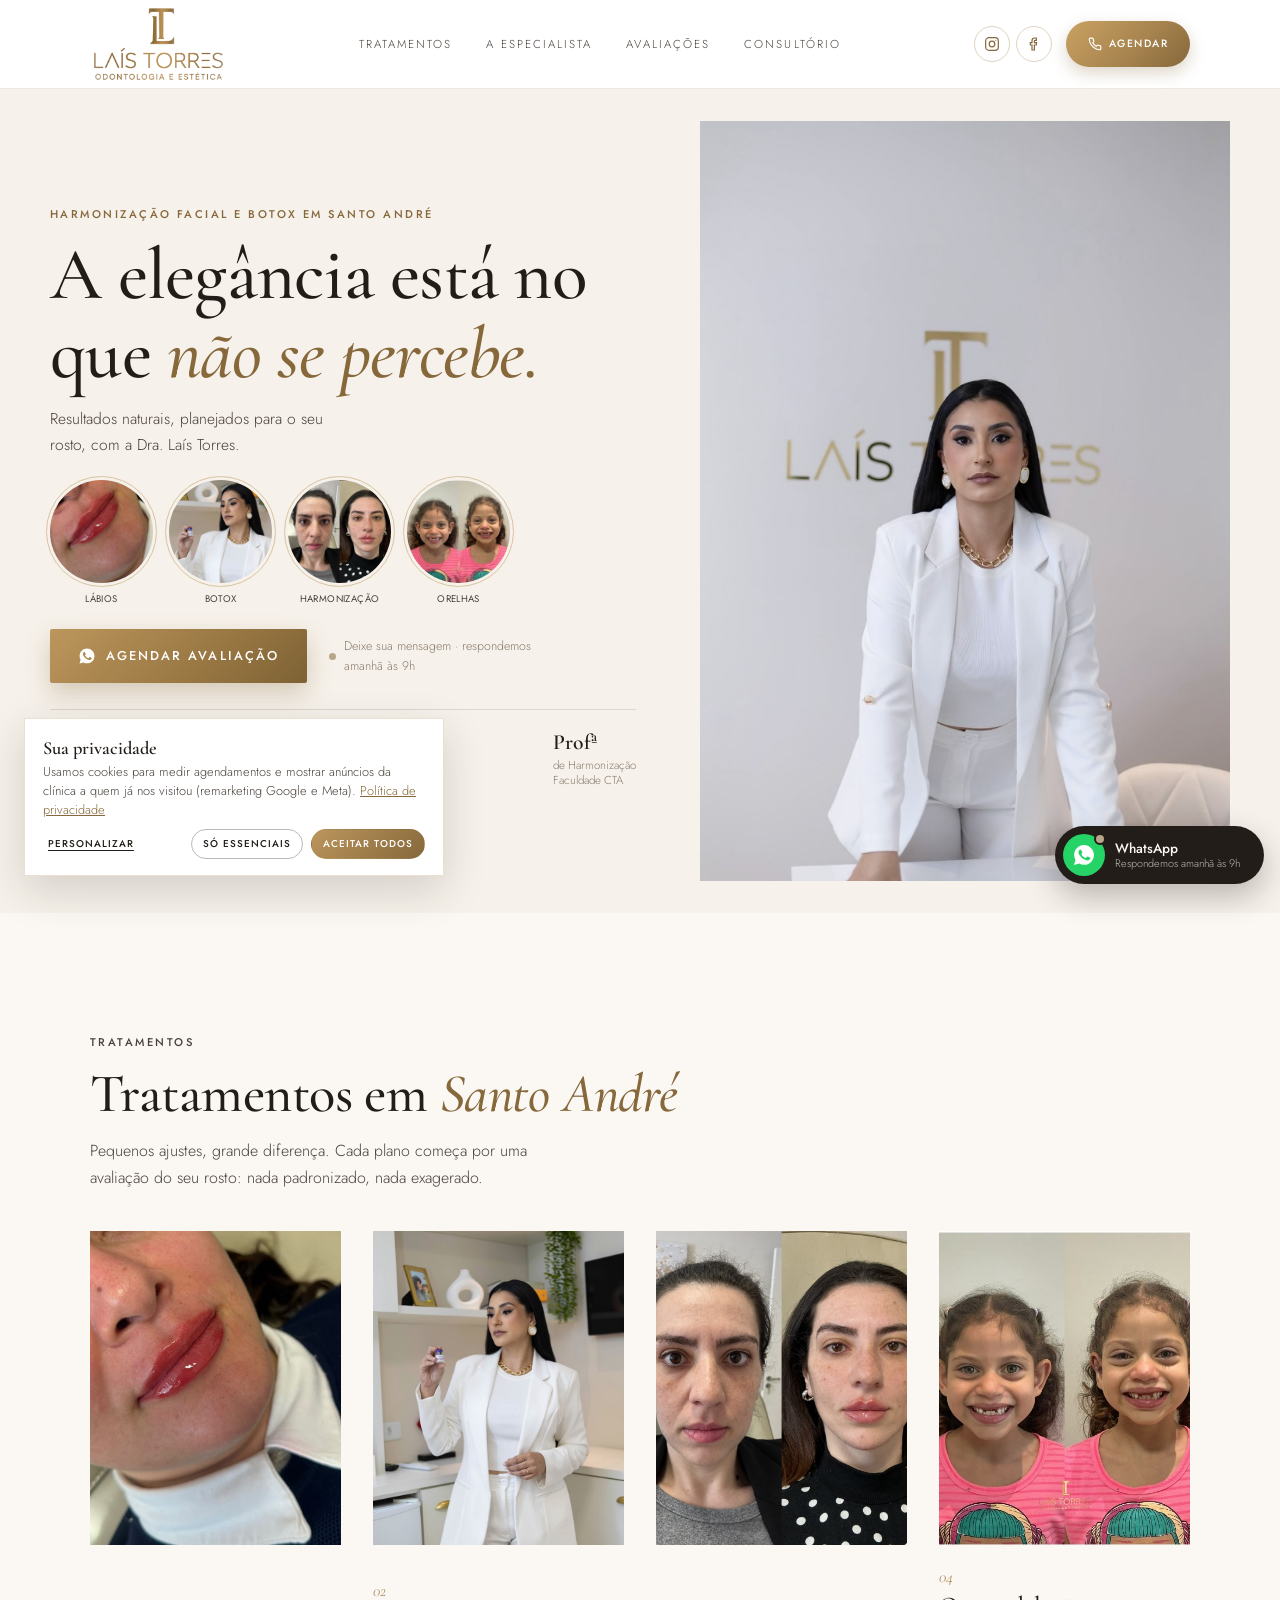
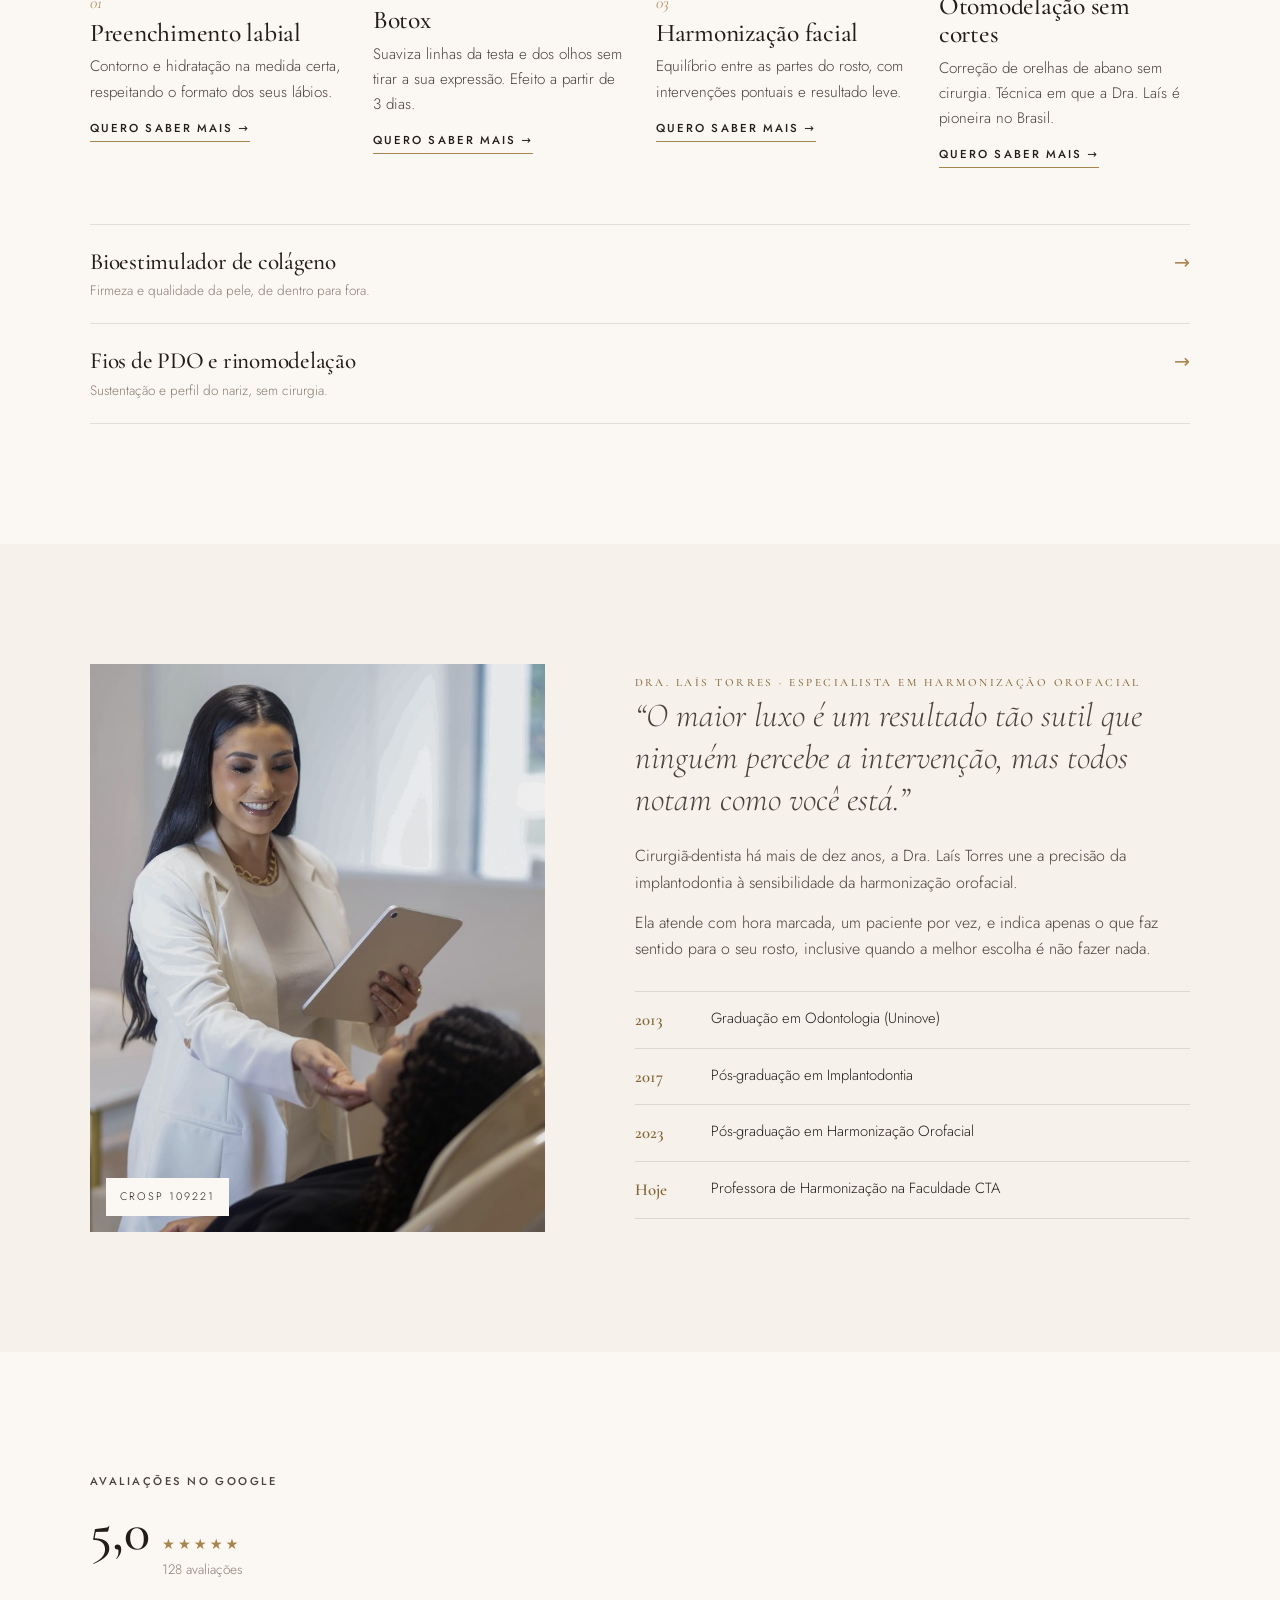
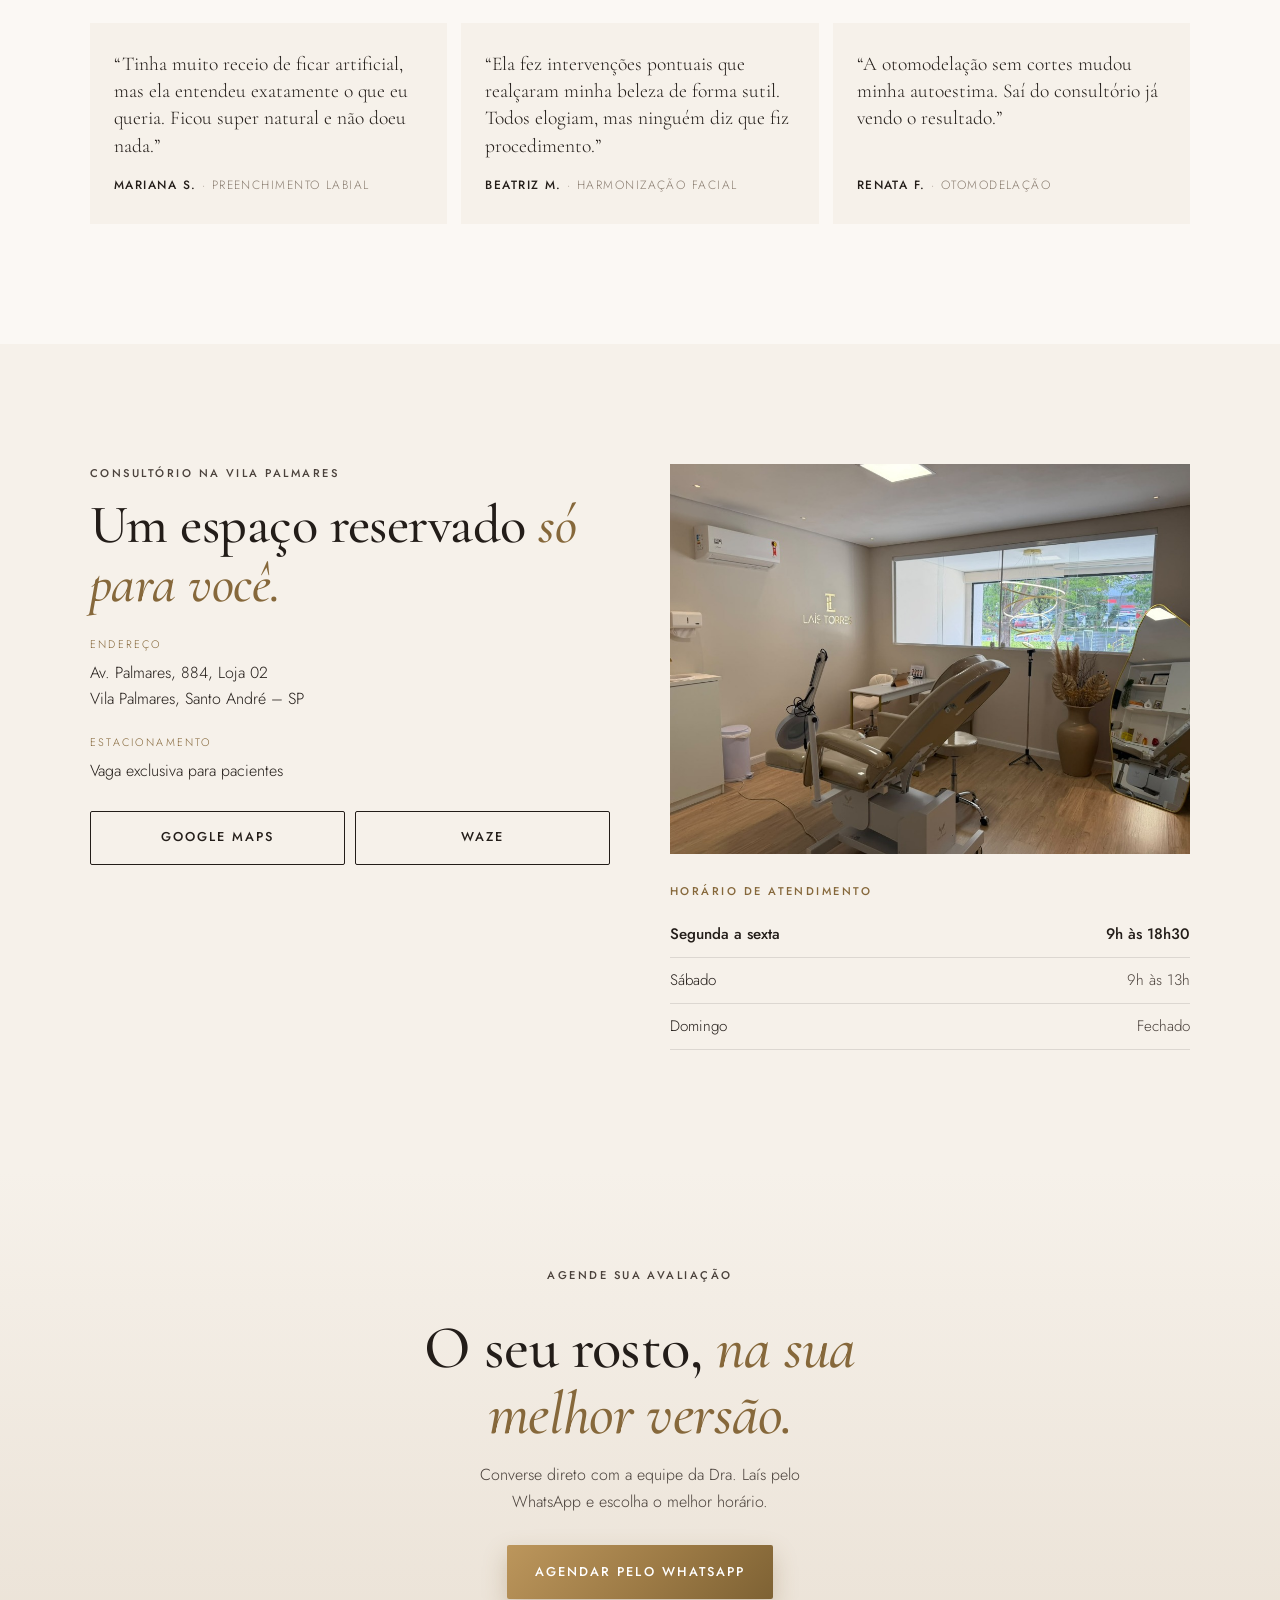
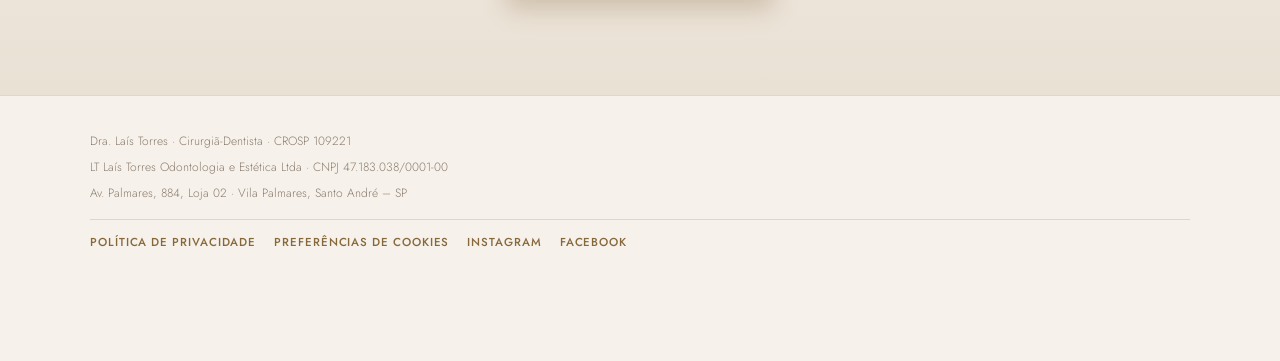
<file: index.html>
<!doctype html>
<html lang="pt-BR">
<head>
  <meta charset="utf-8" />
  <meta name="viewport" content="width=device-width, initial-scale=1, viewport-fit=cover" />
  <title>Harmonização Facial e Botox em Santo André | Dra. Laís Torres</title>
  <meta name="description" content="Harmonização facial, botox, preenchimento labial e otomodelação sem cortes em Santo André (Vila Palmares), com a Dra. Laís Torres. Resultados naturais. Agende pelo WhatsApp." />
  <meta name="robots" content="index, follow, max-image-preview:large" />
  <link rel="canonical" href="https://ricardorickbony-lgtm.github.io/clinica-lais-torres/" />
  <meta name="theme-color" content="#F6F1EA" />
  <meta name="geo.region" content="BR-SP" />
  <meta name="geo.placename" content="Santo André" />
  <meta name="geo.position" content="-23.6506704;-46.5618771" />
  <meta name="ICBM" content="-23.6506704, -46.5618771" />

  <!-- Compartilhamento no WhatsApp, Instagram e Facebook -->
  <meta property="og:type" content="website" />
  <meta property="og:locale" content="pt_BR" />
  <meta property="og:site_name" content="Dra. Laís Torres" />
  <meta property="og:title" content="Harmonização Facial e Botox em Santo André | Dra. Laís Torres" />
  <meta property="og:description" content="Resultados naturais, planejados para o seu rosto. Atendimento com hora marcada na Vila Palmares, Santo André." />
  <meta property="og:url" content="https://ricardorickbony-lgtm.github.io/clinica-lais-torres/" />
  <meta property="og:image" content="https://ricardorickbony-lgtm.github.io/clinica-lais-torres/assets/dra-lais-torres-oficial-mesa.jpg" />
  <meta name="twitter:card" content="summary_large_image" />

  <!-- SEO local: ficha da clínica para o Google (Maps e busca) -->
  <script type="application/ld+json">
  {
    "@context": "https://schema.org",
    "@graph": [
      {
        "@type": ["Dentist", "MedicalBusiness"],
        "@id": "https://ricardorickbony-lgtm.github.io/clinica-lais-torres/#clinica",
        "name": "Dra. Laís Torres | Harmonização Facial em Santo André",
        "legalName": "LT Laís Torres Odontologia e Estética Ltda",
        "taxID": "47.183.038/0001-00",
        "url": "https://ricardorickbony-lgtm.github.io/clinica-lais-torres/",
        "image": "https://ricardorickbony-lgtm.github.io/clinica-lais-torres/assets/dra-lais-torres-oficial-mesa.jpg",
        "logo": "https://ricardorickbony-lgtm.github.io/clinica-lais-torres/assets/logo-lais-torres-dark.png",
        "telephone": "+55-11-99210-8168",
        "priceRange": "$$$",
        "address": {
          "@type": "PostalAddress",
          "streetAddress": "Av. Palmares, 884, Loja 02",
          "addressLocality": "Santo André",
          "addressRegion": "SP",
          "postalCode": "09061-410",
          "addressCountry": "BR"
        },
        "geo": { "@type": "GeoCoordinates", "latitude": -23.6506704, "longitude": -46.5618771 },
        "hasMap": "https://maps.app.goo.gl/uFq2Mmx1EERfb7jS9",
        "areaServed": ["Santo André", "São Caetano do Sul", "São Bernardo do Campo", "ABC Paulista"],
        "openingHoursSpecification": [
          { "@type": "OpeningHoursSpecification", "dayOfWeek": ["Monday", "Tuesday", "Wednesday", "Thursday", "Friday"], "opens": "09:00", "closes": "18:30" },
          { "@type": "OpeningHoursSpecification", "dayOfWeek": "Saturday", "opens": "09:00", "closes": "13:00" }
        ],
        "sameAs": [
          "https://www.instagram.com/dralaistorresf/",
          "https://www.facebook.com/clinicadralaistorres",
          "https://maps.app.goo.gl/uFq2Mmx1EERfb7jS9"
        ],
        "founder": { "@id": "https://ricardorickbony-lgtm.github.io/clinica-lais-torres/#dra-lais" },
        "makesOffer": [
          { "@type": "Offer", "itemOffered": { "@type": "MedicalProcedure", "name": "Preenchimento labial" } },
          { "@type": "Offer", "itemOffered": { "@type": "MedicalProcedure", "name": "Botox (toxina botulínica)" } },
          { "@type": "Offer", "itemOffered": { "@type": "MedicalProcedure", "name": "Harmonização facial" } },
          { "@type": "Offer", "itemOffered": { "@type": "MedicalProcedure", "name": "Otomodelação sem cortes" } },
          { "@type": "Offer", "itemOffered": { "@type": "MedicalProcedure", "name": "Bioestimulador de colágeno" } },
          { "@type": "Offer", "itemOffered": { "@type": "MedicalProcedure", "name": "Fios de PDO e rinomodelação" } }
        ]
      },
      {
        "@type": "Person",
        "@id": "https://ricardorickbony-lgtm.github.io/clinica-lais-torres/#dra-lais",
        "name": "Dra. Laís Torres",
        "jobTitle": "Cirurgiã-Dentista, especialista em Harmonização Orofacial",
        "identifier": "CROSP 109221",
        "alumniOf": "Uninove",
        "worksFor": { "@id": "https://ricardorickbony-lgtm.github.io/clinica-lais-torres/#clinica" },
        "sameAs": ["https://www.instagram.com/dralaistorresf/"]
      }
    ]
  }
  </script>

  <!-- Rastreamento (Google Analytics 4, Google Ads, Meta Pixel).
       Basta preencher os números das contas abaixo. Só carrega depois que a pessoa aceita os cookies (LGPD). -->
  <script>
    window.LT_TRACKING = {
      ga4: "",            /* ex.: G-ABC123XYZ */
      googleAds: "",      /* ex.: AW-123456789 */
      adsLeadLabel: "",   /* rótulo da conversão "clique no WhatsApp" no Google Ads */
      metaPixel: ""       /* ex.: 123456789012345 */
    };
  </script>
  <link rel="preconnect" href="https://fonts.googleapis.com" />
  <link rel="preconnect" href="https://fonts.gstatic.com" crossorigin />
  <link href="https://fonts.googleapis.com/css2?family=Cormorant+Garamond:ital,wght@0,500;0,600;1,500&family=Jost:wght@300;400;500&display=swap" rel="stylesheet" />
  <link rel="preload" as="image" href="assets/dra-lais-torres-oficial-mesa.jpg" fetchpriority="high" />
  <style>
    :root {
      --ivory: #F6F1EA;
      --paper: #FBF8F4;
      --sand: #EAE1D5;
      --taupe: #8A7D70;
      --ink: #231D19;
      --ink-soft: #4A413B;
      --gold: #A8844F;
      --gold-deep: #86683B;
      --gold-soft: #D9C4A0;
      --line: rgba(35, 29, 25, 0.12);
      --serif: "Cormorant Garamond", Georgia, serif;
      --sans: "Jost", system-ui, sans-serif;
      --gutter: 20px;
      --ease: cubic-bezier(0.22, 1, 0.36, 1);
    }

    *, *::before, *::after { box-sizing: border-box; }
    html { scroll-behavior: smooth; -webkit-text-size-adjust: 100%; }
    body {
      margin: 0;
      background: var(--ivory);
      color: var(--ink);
      font-family: var(--sans);
      font-weight: 300;
      font-size: 16px;
      line-height: 1.65;
      -webkit-font-smoothing: antialiased;
    }
    img { display: block; max-width: 100%; height: auto; }
    a { color: inherit; }
    h1, h2, h3 { font-family: var(--serif); font-weight: 500; line-height: 1.08; margin: 0; letter-spacing: -0.01em; }
    p { margin: 0; }
    .wrap { width: 100%; max-width: 1180px; margin: 0 auto; padding: 0 var(--gutter); }

    .eyebrow {
      font-size: 0.7rem;
      font-weight: 500;
      letter-spacing: 0.22em;
      text-transform: uppercase;
      color: var(--gold-deep);
    }
    .rule { width: 40px; height: 1px; background: var(--gold); border: 0; margin: 0; }

    /* ---------- Botões ---------- */
    .btn {
      display: inline-flex; align-items: center; justify-content: center; gap: 10px;
      min-height: 54px; padding: 0 28px;
      font: 500 0.8rem/1 var(--sans); letter-spacing: 0.16em; text-transform: uppercase;
      text-decoration: none; border-radius: 2px;
      transition: background 0.3s var(--ease), color 0.3s var(--ease), transform 0.3s var(--ease);
    }
    .btn-dark { background: linear-gradient(135deg, #BC965C 0%, #9C7A45 55%, #7E6234 100%); color: #fff; box-shadow: 0 10px 24px rgba(126,98,52,0.28); }
    .btn-dark:hover { filter: brightness(1.07); }
    .btn-line { border: 1px solid var(--ink); color: var(--ink); }
    .btn-line:hover { background: var(--ink); color: var(--paper); }
    .btn svg { width: 18px; height: 18px; flex: none; }
    .btn:active { transform: scale(0.98); }

    /* ---------- Cabeçalho ---------- */
    /* Cabeçalho branco com logo dourado em destaque */
    .top {
      position: sticky; top: 0; z-index: 50;
      background: #FFFFFF;
      border-bottom: 1px solid rgba(168,132,79,0.18);
      transition: box-shadow 0.3s;
    }
    .top.is-scrolled { box-shadow: 0 8px 24px rgba(35,29,25,0.08); }
    .top .wrap { display: flex; align-items: center; justify-content: space-between; gap: 12px; height: 76px; }
    .logo { display: block; line-height: 0; flex: none; }
    .logo img { height: 62px; width: auto; }
    .nav { display: none; }
    .top-right { display: flex; align-items: center; gap: 8px; }
    .social { display: flex; gap: 6px; }
    .social a {
      width: 36px; height: 36px; border-radius: 50%; display: grid; place-items: center;
      color: var(--gold-deep); border: 1px solid rgba(168,132,79,0.35);
      transition: background 0.3s, color 0.3s;
    }
    .social a:hover { background: var(--gold-deep); color: #fff; }
    .social svg { width: 16px; height: 16px; }
    .top-cta {
      display: inline-flex; align-items: center; gap: 7px; height: 40px; padding: 0 14px;
      font-size: 0.66rem; letter-spacing: 0.14em; text-transform: uppercase; font-weight: 500; text-decoration: none;
      color: #fff; background: linear-gradient(135deg, #C9A262 0%, #A8844F 55%, #86683B 100%); border-radius: 999px;
      box-shadow: 0 6px 16px rgba(134,104,59,0.28);
      transition: filter 0.3s, transform 0.3s var(--ease);
    }
    .top-cta:hover { filter: brightness(1.06); transform: translateY(-1px); }
    .top-cta svg { width: 14px; height: 14px; }
    @media (max-width: 360px) { .social { display: none; } }

    /* ---------- Primeira dobra ---------- */
    .hero { position: relative; }
    .hero-photo { position: relative; height: min(46vh, 420px); overflow: hidden; background: #E9E6E2; }
    .hero-photo img { width: 100%; height: 100%; object-fit: cover; object-position: 50% 22%; }
    .hero-photo::after {
      content: ""; position: absolute; inset: auto 0 0 0; height: 45%;
      background: linear-gradient(to bottom, rgba(246,241,234,0) 0%, var(--ivory) 92%);
    }
    .hero-body { position: relative; margin-top: -70px; z-index: 2; }
    .hero-body { padding-bottom: 8px; }
    .hero h1 { font-size: clamp(2.35rem, 9.6vw, 4.6rem); margin: 0 0 12px; }
    .h1-kicker { display: block; font-family: var(--sans); line-height: 1.4; margin-bottom: 12px; }
    .hero h1 em { font-style: italic; color: var(--gold-deep); }
    .hero-sub { color: var(--ink-soft); font-size: 0.98rem; max-width: 34ch; }

    .procs { margin: 22px 0 22px; }
    .procs ul { list-style: none; padding: 0; margin: 0; display: grid; grid-template-columns: repeat(4, minmax(0, 1fr)); gap: 12px; }
    .procs a { display: block; text-decoration: none; text-align: center; }
    .procs img {
      width: 100%; aspect-ratio: 1; object-fit: cover; border-radius: 999px;
      outline: 1px solid var(--gold-soft); outline-offset: 3px;
      transition: transform 0.4s var(--ease);
    }
    .procs a:hover img { transform: scale(1.04); }
    .procs span { display: block; margin-top: 9px; font-size: 0.6rem; letter-spacing: 0.04em; white-space: nowrap; text-transform: uppercase; font-weight: 400; color: var(--ink-soft); }

    .hero-actions { display: grid; gap: 12px; }
    .status { display: flex; align-items: center; justify-content: flex-start; gap: 8px; padding-right: 72px; font-size: 0.78rem; color: var(--taupe); }
    .dot { width: 7px; height: 7px; border-radius: 50%; background: #B9A58A; flex: none; }
    .dot.on { background: #3F9B6B; box-shadow: 0 0 0 4px rgba(63,155,107,0.15); }
    .hero-proof {
      display: flex; justify-content: space-between; gap: 12px;
      margin-top: 26px; padding: 18px 0 6px; border-top: 1px solid var(--line);
    }
    .hero-proof div { font-size: 0.72rem; color: var(--taupe); line-height: 1.35; }
    .hero-proof strong { display: block; font-family: var(--serif); font-size: 1.35rem; font-weight: 600; color: var(--ink); }

    /* ---------- Seções ---------- */
    section { padding: 84px 0; }
    .head { display: grid; gap: 14px; margin-bottom: 40px; }
    .head h2 { font-size: clamp(2rem, 7.5vw, 3.4rem); }
    .head h2 em { font-style: italic; color: var(--gold-deep); }
    .head p { color: var(--ink-soft); max-width: 52ch; }

    /* Tratamentos */
    .treat { background: var(--paper); }
    .treat-list { display: grid; gap: 44px; }
    .t-card { display: grid; gap: 18px; }
    .t-media { aspect-ratio: 4 / 5; overflow: hidden; background: var(--sand); }
    .t-media img { width: 100%; height: 100%; object-fit: cover; transition: transform 0.8s var(--ease); }
    .t-card:hover .t-media img { transform: scale(1.03); }
    .t-num { font-family: var(--serif); font-style: italic; color: var(--gold); font-size: 1.05rem; }
    .t-card h3 { font-size: 1.85rem; margin: 2px 0 8px; }
    .t-card p { color: var(--ink-soft); font-size: 0.95rem; }
    .t-link { display: inline-flex; gap: 8px; margin-top: 14px; font-size: 0.72rem; letter-spacing: 0.18em; text-transform: uppercase; font-weight: 500; text-decoration: none; border-bottom: 1px solid var(--gold); padding-bottom: 3px; }
    .t-more { margin-top: 56px; border-top: 1px solid var(--line); }
    .t-row { display: flex; justify-content: space-between; align-items: baseline; gap: 16px; padding: 22px 0; border-bottom: 1px solid var(--line); text-decoration: none; }
    .t-row h3 { font-size: 1.45rem; }
    .t-row p { font-size: 0.85rem; color: var(--taupe); margin-top: 4px; }
    .t-row span { font-size: 1.2rem; color: var(--gold); transition: transform 0.3s var(--ease); }
    .t-row:hover span { transform: translateX(4px); }

    /* Especialista */
    .about-grid { display: grid; gap: 40px; }
    .about-photo { position: relative; }
    .about-photo img { width: 100%; aspect-ratio: 4 / 5; object-fit: cover; object-position: 50% 15%; }
    .about-photo figcaption {
      position: absolute; left: 16px; bottom: 16px;
      background: var(--paper); padding: 10px 14px; font-size: 0.68rem; letter-spacing: 0.18em; text-transform: uppercase;
    }
    .quote { font-family: var(--serif); font-style: italic; font-size: clamp(1.5rem, 5.6vw, 2.1rem); line-height: 1.25; margin: 6px 0 22px; }
    .about-text p + p { margin-top: 14px; }
    .about-text p { color: var(--ink-soft); }
    .creds { list-style: none; padding: 0; margin: 28px 0 0; border-top: 1px solid var(--line); }
    .creds li { display: grid; grid-template-columns: 64px 1fr; gap: 12px; padding: 14px 0; border-bottom: 1px solid var(--line); font-size: 0.92rem; }
    .creds b { font-family: var(--serif); font-weight: 600; color: var(--gold-deep); font-size: 1.05rem; }

    /* Método */
    .method { background: var(--ink); color: var(--paper); }
    .method .eyebrow { color: var(--gold-soft); }
    .method .head p { color: rgba(251,248,244,0.7); }
    .method .head h2 em { color: var(--gold-soft); }
    .steps { display: grid; gap: 0; counter-reset: s; }
    .step { padding: 26px 0; border-top: 1px solid rgba(251,248,244,0.14); display: grid; grid-template-columns: 52px 1fr; gap: 10px; }
    .step::before { counter-increment: s; content: "0" counter(s); font-family: var(--serif); font-style: italic; color: var(--gold-soft); font-size: 1.3rem; }
    .step h3 { font-size: 1.5rem; margin-bottom: 6px; }
    .step p { color: rgba(251,248,244,0.7); font-size: 0.93rem; }

    /* Consultório */
    .space-grid { display: grid; gap: 12px; grid-template-columns: 1fr 1fr; }
    .space-grid img { width: 100%; height: 100%; object-fit: cover; }
    .space-grid .wide { grid-column: 1 / -1; aspect-ratio: 4 / 3; }
    .space-grid .tall { aspect-ratio: 3 / 4; }
    .space-note { grid-column: 1 / -1; display: flex; gap: 22px; flex-wrap: wrap; margin-top: 14px; font-size: 0.82rem; color: var(--ink-soft); }
    .space-note span::before { content: "— "; color: var(--gold); }

    /* Avaliações */
    .reviews { background: var(--paper); }
    .rating { display: flex; align-items: baseline; gap: 12px; }
    .rating strong { font-family: var(--serif); font-size: 3.4rem; font-weight: 500; line-height: 1; }
    .rating span { color: var(--taupe); font-size: 0.85rem; }
    .stars { color: var(--gold); letter-spacing: 3px; font-size: 0.9rem; }
    .rev-track {
      display: grid; grid-auto-flow: column; grid-auto-columns: 86%; gap: 14px;
      overflow-x: auto; scroll-snap-type: x mandatory; padding-bottom: 8px;
      margin: 0 calc(var(--gutter) * -1); padding-left: var(--gutter); padding-right: var(--gutter);
      scrollbar-width: none;
    }
    .rev-track::-webkit-scrollbar { display: none; }
    .rev { scroll-snap-align: start; background: var(--ivory); padding: 28px 24px; display: flex; flex-direction: column; gap: 16px; }
    .rev p { font-family: var(--serif); font-size: 1.22rem; line-height: 1.4; }
    .rev footer { margin-top: auto; font-size: 0.75rem; letter-spacing: 0.12em; text-transform: uppercase; color: var(--taupe); }
    .rev footer b { color: var(--ink); font-weight: 500; }

    /* Localização */
    .visit-grid { display: grid; gap: 34px; }
    .info dt { font-size: 0.68rem; letter-spacing: 0.2em; text-transform: uppercase; color: var(--gold-deep); margin-top: 22px; }
    .info dd { margin: 6px 0 0; font-size: 1rem; }
    .hours { width: 100%; border-collapse: collapse; font-size: 0.95rem; }
    .hours td { padding: 10px 0; border-bottom: 1px solid var(--line); }
    .hours td:last-child { text-align: right; color: var(--ink-soft); }
    .hours tr.today td { color: var(--ink); font-weight: 500; }
    .visit-photo { width: 100%; aspect-ratio: 4 / 3; object-fit: cover; margin-bottom: 28px; }
    .visit-actions { display: grid; grid-template-columns: 1fr 1fr; gap: 10px; margin-top: 26px; }
    .visit-actions .btn { padding: 0 12px; }

    /* CTA final */
    .final { text-align: center; padding: 96px 0; background: linear-gradient(180deg, var(--ivory), var(--sand)); }
    .final h2 { font-size: clamp(2.2rem, 8vw, 3.8rem); margin: 14px auto 16px; max-width: 16ch; }
    .final h2 em { font-style: italic; color: var(--gold-deep); }
    .final p { color: var(--ink-soft); max-width: 40ch; margin: 0 auto 30px; }

    footer.site { padding: 36px 0 110px; font-size: 0.75rem; color: var(--taupe); border-top: 1px solid var(--line); }
    footer.site .wrap { display: grid; gap: 6px; }
    .foot-links { display: flex; flex-wrap: wrap; gap: 8px 18px; margin-top: 10px; padding-top: 14px; border-top: 1px solid var(--line); }
    .foot-links a, .foot-links button { font: 500 0.72rem/1.4 var(--sans); letter-spacing: 0.08em; text-transform: uppercase; color: var(--gold-deep); text-decoration: none; background: none; border: 0; padding: 0; cursor: pointer; }
    .foot-links a:hover, .foot-links button:hover { text-decoration: underline; text-underline-offset: 3px; }

    /* ---------- WhatsApp flutuante ---------- */
    .wa {
      position: fixed; z-index: 60;
      right: max(16px, env(safe-area-inset-right)); bottom: max(16px, env(safe-area-inset-bottom));
      display: flex; align-items: center; gap: 10px;
      height: 58px; padding: 0 20px 0 8px; border-radius: 999px;
      background: var(--ink); color: var(--paper); text-decoration: none;
      box-shadow: 0 12px 30px rgba(35,29,25,0.28);
      transition: transform 0.3s var(--ease);
    }
    .wa:hover { transform: translateY(-2px); }
    .wa-icon { position: relative; width: 42px; height: 42px; border-radius: 50%; background: #25D366; display: grid; place-items: center; }
    .wa-icon svg { width: 24px; height: 24px; fill: #fff; }
    .wa-icon .dot { position: absolute; right: -1px; top: -1px; border: 2px solid var(--ink); width: 12px; height: 12px; }
    .wa-text { display: none; line-height: 1.2; }
    @media (max-width: 759px) { .wa { padding: 0; width: 58px; justify-content: center; background: #25D366; } .wa-icon .dot { border-color: #25D366; } }
    @media (min-width: 760px) { .wa-text { display: grid; } }
    .wa-text b { font-weight: 500; font-size: 0.85rem; }
    .wa-text small { font-size: 0.68rem; color: rgba(251,248,244,0.7); }

    /* Aviso de cookies (LGPD) */
    .consent {
      position: fixed; z-index: 55; left: 10px; right: 80px; bottom: max(12px, env(safe-area-inset-bottom));
      background: #fff; border: 1px solid rgba(168,132,79,0.25); box-shadow: 0 14px 40px rgba(35,29,25,0.16);
      padding: 12px 14px; display: grid; gap: 10px; font-size: 0.72rem; line-height: 1.45; color: var(--ink-soft);
    }
    .consent[hidden] { display: none; }
    .consent strong { display: none; font-family: var(--serif); font-size: 1.15rem; font-weight: 600; color: var(--ink); margin-bottom: 2px; }
    .consent a { color: var(--gold-deep); }
    .consent-prefs { display: grid; gap: 8px; border-top: 1px solid var(--line); padding-top: 10px; }
    .consent-prefs[hidden] { display: none; }
    .consent-prefs label { display: flex; gap: 10px; align-items: flex-start; cursor: pointer; }
    .consent-prefs input { accent-color: var(--gold-deep); width: 16px; height: 16px; margin-top: 2px; flex: none; }
    .consent-prefs b { color: var(--ink); font-weight: 500; }
    .consent-actions { display: flex; flex-wrap: wrap; gap: 8px; justify-content: flex-end; }
    .consent button { font: 500 0.62rem/1 var(--sans); letter-spacing: 0.1em; text-transform: uppercase; padding: 9px 11px; border: 1px solid rgba(35,29,25,0.3); background: transparent; color: var(--ink); cursor: pointer; border-radius: 999px; }
    .consent .consent-link { border-color: transparent; text-decoration: underline; text-underline-offset: 3px; padding-left: 4px; padding-right: 4px; margin-right: auto; }
    .consent .consent-yes { background: linear-gradient(135deg, #BC965C, #86683B); border-color: transparent; color: #fff; }
    @media (min-width: 760px) { .consent { right: auto; max-width: 420px; left: 24px; bottom: 24px; padding: 16px 18px; font-size: 0.8rem; } .consent strong { display: block; } }

    /* Animação suave de entrada */
    .reveal { opacity: 0; transform: translateY(18px); transition: opacity 0.9s var(--ease), transform 0.9s var(--ease); }
    .reveal.in { opacity: 1; transform: none; }
    @media (prefers-reduced-motion: reduce) {
      .reveal { opacity: 1; transform: none; transition: none; }
      html { scroll-behavior: auto; }
    }
    :focus-visible { outline: 2px solid var(--gold); outline-offset: 3px; }

    /* ---------- Tablet / Desktop ---------- */
    @media (min-width: 760px) {
      :root { --gutter: 40px; }
      section { padding: 120px 0; }
      .treat-list { grid-template-columns: repeat(2, 1fr); gap: 56px 40px; }
      .space-grid { grid-template-columns: 2fr 1fr; }
      .space-grid .wide { grid-column: auto; aspect-ratio: auto; }
      .rev-track { grid-auto-flow: row; grid-template-columns: repeat(3, 1fr); overflow: visible; margin: 0; padding: 0; }
      .visit-grid { grid-template-columns: 1fr 1fr; gap: 60px; }
      .steps { grid-template-columns: repeat(3, 1fr); gap: 40px; }
      .step { grid-template-columns: 1fr; }
    }
    @media (min-width: 1000px) {
      .nav { display: flex; gap: 34px; }
      .nav a { font-size: 0.72rem; letter-spacing: 0.18em; text-transform: uppercase; text-decoration: none; color: var(--ink-soft); transition: color 0.3s; }
      .nav a:hover { color: var(--gold-deep); }
      .top .wrap { height: 88px; }
      .logo img { height: 78px; }
      .top-right { gap: 14px; }
      .top-cta { height: 46px; padding: 0 22px; }
      .hero { display: grid; grid-template-columns: 1.05fr 0.95fr; min-height: calc(100vh - 76px); max-width: 1180px; margin: 0 auto; padding: 0 40px; align-items: center; gap: 64px; }
      .hero-photo { order: 2; height: calc(100vh - 140px); max-height: 760px; }
      .hero-photo::after { display: none; }
      .hero-body { margin: 0; padding: 0; }
      .hero-body.wrap { padding: 0; }
      .hero-actions { grid-template-columns: auto 1fr; align-items: center; gap: 22px; }
      .procs ul { max-width: 460px; gap: 16px; }
      .about-grid { grid-template-columns: 0.9fr 1.1fr; gap: 90px; align-items: center; }
      .treat-list { grid-template-columns: repeat(4, 1fr); gap: 32px; }
      .t-card h3 { font-size: 1.6rem; }
      .wa { padding-right: 24px; }
    }
  </style>
</head>
<body>

  <header class="top" id="top">
    <div class="wrap">
      <a class="logo" href="#inicio" aria-label="Dra. Laís Torres, Odontologia e Estética, início">
        <img src="assets/logo-lais-torres-dourado.png" alt="Laís Torres Odontologia e Estética" width="420" height="241" fetchpriority="high" />
      </a>
      <nav class="nav" aria-label="Seções">
        <a href="#tratamentos">Tratamentos</a>
        <a href="#especialista">A Especialista</a>
        <a href="#avaliacoes">Avaliações</a>
        <a href="#visita">Consultório</a>
      </nav>
      <div class="top-right">
        <div class="social"><a href="https://www.instagram.com/dralaistorresf/" target="_blank" rel="noopener" aria-label="Instagram da Dra. Laís Torres"><svg viewBox="0 0 24 24" fill="none" stroke="currentColor" stroke-width="1.8" aria-hidden="true"><rect x="2.5" y="2.5" width="19" height="19" rx="5"/><circle cx="12" cy="12" r="4.2"/><circle cx="17.6" cy="6.4" r="0.9" fill="currentColor" stroke="none"/></svg></a><a href="https://www.facebook.com/clinicadralaistorres" target="_blank" rel="noopener" aria-label="Facebook da Clínica Dra. Laís Torres"><svg viewBox="0 0 24 24" fill="none" stroke="currentColor" stroke-width="1.8" aria-hidden="true"><path d="M15.5 3H13a4 4 0 0 0-4 4v3H6.5v3.5H9V21h3.6v-7.5h2.7l.6-3.5h-3.3V7.6c0-.6.4-1 1-1h1.9z"/></svg></a></div>
        <a class="top-cta js-wa" href="https://wa.me/5511992108168" data-msg="Olá, Dra. Laís! Vim pelo site e gostaria de agendar uma avaliação."><svg viewBox="0 0 24 24" fill="none" stroke="currentColor" stroke-width="2" aria-hidden="true"><path d="M22 16.92v3a2 2 0 0 1-2.18 2 19.8 19.8 0 0 1-8.63-3.07 19.5 19.5 0 0 1-6-6A19.8 19.8 0 0 1 2.12 4.18 2 2 0 0 1 4.11 2h3a2 2 0 0 1 2 1.72c.13.96.36 1.9.7 2.81a2 2 0 0 1-.45 2.11L8.09 9.91a16 16 0 0 0 6 6l1.27-1.27a2 2 0 0 1 2.11-.45c.91.34 1.85.57 2.81.7A2 2 0 0 1 22 16.92z"/></svg>Agendar</a>
      </div>
    </div>
  </header>

  <main>
    <!-- 1. Primeira dobra: quem é, o que faz, resultados e botão -->
    <section class="hero" id="inicio" style="padding:0">
      <div class="hero-photo">
        <img src="assets/dra-lais-torres-oficial-mesa.jpg" alt="Dra. Laís Torres em seu consultório em Santo André" width="682" height="1024" fetchpriority="high" />
      </div>
      <div class="hero-body wrap">
        <h1><span class="eyebrow h1-kicker">Harmonização facial e botox em Santo André</span>A elegância está no que <em>não se percebe.</em></h1>
        <p class="hero-sub">Resultados naturais, planejados para o seu rosto, com a Dra. Laís Torres.</p>

        <nav class="procs" aria-label="Tratamentos em destaque">
          <ul>
            <li><a href="#t-labios"><img src="assets/thumbs/labios.jpg" alt="" width="240" height="240" /><span>Lábios</span></a></li>
            <li><a href="#t-botox"><img src="assets/thumbs/botox-dra.jpg" alt="" width="240" height="240" /><span>Botox</span></a></li>
            <li><a href="#t-harmonizacao"><img src="assets/thumbs/harmonizacao.jpg" alt="" width="240" height="240" /><span>Harmonização</span></a></li>
            <li><a href="#t-otomodelacao"><img src="assets/thumbs/otomodelacao.jpg" alt="" width="240" height="240" /><span>Orelhas</span></a></li>
          </ul>
        </nav>

        <div class="hero-actions">
          <a class="btn btn-dark js-wa" href="https://wa.me/5511992108168" data-msg="Olá, Dra. Laís! Vim pelo site e gostaria de agendar uma avaliação.">
            <svg viewBox="0 0 24 24" fill="currentColor" aria-hidden="true"><path d="M12.04 2C6.58 2 2.13 6.45 2.13 11.91c0 1.75.46 3.45 1.32 4.95L2.05 22l5.25-1.38a9.9 9.9 0 0 0 4.74 1.21c5.46 0 9.91-4.45 9.91-9.91S17.5 2 12.04 2Zm5.79 14.07c-.24.68-1.4 1.27-1.95 1.34-.51.07-1.17.1-3.39-.81-2.84-1.18-4.66-4.09-4.8-4.28-.14-.19-1.16-1.54-1.16-2.94s.73-2.09 1-2.37c.24-.26.54-.33.72-.33h.52c.17.01.4-.06.61.52.24.53.82 2 .89 2.15.07.15.11.33.02.53-.09.19-.14.31-.28.47-.14.16-.29.36-.42.48-.14.14-.29.3-.12.59.17.29.74 1.22 1.6 1.98 1.1 1 2.03 1.31 2.32 1.45.29.14.46.12.63-.07.17-.19.74-.86.94-1.15.2-.29.4-.24.67-.14.28.1 1.75.83 2.05.98.3.15.5.22.57.34.07.13.07.74-.17 1.42Z"/></svg>
            Agendar avaliação
          </a>
          <p class="status"><span class="dot js-dot"></span><span class="js-status">Atendimento com hora marcada</span></p>
        </div>

        <div class="hero-proof">
          <div><strong>5,0 ★</strong>128 avaliações<br>no Google</div>
          <div><strong>10+ anos</strong>de odontologia<br>e anatomia facial</div>
          <div><strong>Profª</strong>de Harmonização<br>Faculdade CTA</div>
        </div>
      </div>
    </section>

    <!-- 2. Tratamentos -->
    <section class="treat" id="tratamentos">
      <div class="wrap">
        <div class="head reveal">
          <p class="eyebrow">Tratamentos</p>
          <h2>Tratamentos em <em>Santo André</em></h2>
          <p>Pequenos ajustes, grande diferença. Cada plano começa por uma avaliação do seu rosto: nada padronizado, nada exagerado.</p>
        </div>

        <div class="treat-list">
          <article class="t-card reveal" id="t-labios">
            <div class="t-media"><img src="assets/labios-preenchimento-caso-real.jpg" alt="Resultado real de preenchimento labial feito pela Dra. Laís Torres em Santo André" width="900" height="973" loading="lazy" decoding="async" /></div>
            <div>
              <span class="t-num">01</span>
              <h3>Preenchimento labial</h3>
              <p>Contorno e hidratação na medida certa, respeitando o formato dos seus lábios.</p>
              <a class="t-link js-wa" href="https://wa.me/5511992108168" data-msg="Olá, Dra. Laís! Gostaria de saber mais sobre preenchimento labial.">Quero saber mais →</a>
            </div>
          </article>

          <article class="t-card reveal" id="t-botox">
            <div class="t-media"><img src="assets/dra-lais-torres-precisao.jpg" alt="Dra. Laís Torres com o frasco de toxina botulínica" width="682" height="1024" loading="lazy" decoding="async" style="object-position:50% 30%" /></div>
            <div>
              <span class="t-num">02</span>
              <h3>Botox</h3>
              <p>Suaviza linhas da testa e dos olhos sem tirar a sua expressão. Efeito a partir de 3 dias.</p>
              <a class="t-link js-wa" href="https://wa.me/5511992108168" data-msg="Olá, Dra. Laís! Gostaria de agendar uma aplicação de botox.">Quero saber mais →</a>
            </div>
          </article>

          <article class="t-card reveal" id="t-harmonizacao">
            <div class="t-media"><img src="assets/harmonizacao-facial-caso-real.jpg" alt="Antes e depois real de harmonização facial" width="1024" height="1024" loading="lazy" decoding="async" /></div>
            <div>
              <span class="t-num">03</span>
              <h3>Harmonização facial</h3>
              <p>Equilíbrio entre as partes do rosto, com intervenções pontuais e resultado leve.</p>
              <a class="t-link js-wa" href="https://wa.me/5511992108168" data-msg="Olá, Dra. Laís! Gostaria de agendar uma avaliação de harmonização facial.">Quero saber mais →</a>
            </div>
          </article>

          <article class="t-card reveal" id="t-otomodelacao">
            <div class="t-media"><img src="assets/otomodelacao-caso-real.jpg" alt="Antes e depois real de otomodelação sem cortes" width="576" height="578" loading="lazy" decoding="async" /></div>
            <div>
              <span class="t-num">04</span>
              <h3>Otomodelação sem cortes</h3>
              <p>Correção de orelhas de abano sem cirurgia. Técnica em que a Dra. Laís é pioneira no Brasil.</p>
              <a class="t-link js-wa" href="https://wa.me/5511992108168" data-msg="Olá, Dra. Laís! Gostaria de conhecer a otomodelação sem cortes.">Quero saber mais →</a>
            </div>
          </article>
        </div>

        <div class="t-more reveal">
          <a class="t-row js-wa" href="https://wa.me/5511992108168" data-msg="Olá, Dra. Laís! Tenho interesse em bioestimulador de colágeno.">
            <div><h3>Bioestimulador de colágeno</h3><p>Firmeza e qualidade da pele, de dentro para fora.</p></div><span aria-hidden="true">→</span>
          </a>
          <a class="t-row js-wa" href="https://wa.me/5511992108168" data-msg="Olá, Dra. Laís! Gostaria de saber sobre fios de PDO e rinomodelação.">
            <div><h3>Fios de PDO e rinomodelação</h3><p>Sustentação e perfil do nariz, sem cirurgia.</p></div><span aria-hidden="true">→</span>
          </a>
        </div>
      </div>
    </section>

    <!-- 3. A especialista -->
    <section id="especialista">
      <div class="wrap about-grid">
        <figure class="about-photo reveal" style="margin:0">
          <img src="assets/dra-lais-atendimento-tablet.jpg" alt="Dra. Laís Torres avaliando uma paciente com o tablet" width="682" height="1024" loading="lazy" decoding="async" />
          <figcaption>CROSP 109221</figcaption>
        </figure>
        <div class="about-text reveal">
          <h2 class="eyebrow">Dra. Laís Torres · Especialista em harmonização orofacial</h2>
          <p class="quote">“O maior luxo é um resultado tão sutil que ninguém percebe a intervenção, mas todos notam como você está.”</p>
          <p>Cirurgiã-dentista há mais de dez anos, a Dra. Laís Torres une a precisão da implantodontia à sensibilidade da harmonização orofacial.</p>
          <p>Ela atende com hora marcada, um paciente por vez, e indica apenas o que faz sentido para o seu rosto, inclusive quando a melhor escolha é não fazer nada.</p>
          <ul class="creds">
            <li><b>2013</b>Graduação em Odontologia (Uninove)</li>
            <li><b>2017</b>Pós-graduação em Implantodontia</li>
            <li><b>2023</b>Pós-graduação em Harmonização Orofacial</li>
            <li><b>Hoje</b>Professora de Harmonização na Faculdade CTA</li>
          </ul>
        </div>
      </div>
    </section>

    <!-- 6. Avaliações -->
    <section class="reviews" id="avaliacoes">
      <div class="wrap">
        <div class="head reveal">
          <p class="eyebrow">Avaliações no Google</p>
          <div class="rating"><strong>5,0</strong><div><div class="stars" aria-label="5 estrelas">★★★★★</div><span>128 avaliações</span></div></div>
        </div>
        <div class="rev-track reveal">
          <blockquote class="rev" style="margin:0">
            <p>“Tinha muito receio de ficar artificial, mas ela entendeu exatamente o que eu queria. Ficou super natural e não doeu nada.”</p>
            <footer><b>Mariana S.</b> · Preenchimento labial</footer>
          </blockquote>
          <blockquote class="rev" style="margin:0">
            <p>“Ela fez intervenções pontuais que realçaram minha beleza de forma sutil. Todos elogiam, mas ninguém diz que fiz procedimento.”</p>
            <footer><b>Beatriz M.</b> · Harmonização facial</footer>
          </blockquote>
          <blockquote class="rev" style="margin:0">
            <p>“A otomodelação sem cortes mudou minha autoestima. Saí do consultório já vendo o resultado.”</p>
            <footer><b>Renata F.</b> · Otomodelação</footer>
          </blockquote>
        </div>
      </div>
    </section>

    <!-- 7. Visita -->
    <section id="visita">
      <div class="wrap visit-grid">
        <div class="reveal">
          <div class="head" style="margin-bottom:0">
            <p class="eyebrow">Consultório na Vila Palmares</p>
            <h2>Um espaço reservado <em>só para você.</em></h2>
          </div>
          <dl class="info">
            <dt>Endereço</dt>
            <dd>Av. Palmares, 884, Loja 02<br>Vila Palmares, Santo André – SP</dd>
            <dt>Estacionamento</dt>
            <dd>Vaga exclusiva para pacientes</dd>
          </dl>
          <div class="visit-actions">
            <a class="btn btn-line" href="https://maps.app.goo.gl/uFq2Mmx1EERfb7jS9" target="_blank" rel="noopener">Google Maps</a>
            <a class="btn btn-line" href="https://waze.com/ul?q=Av.%20Palmares%2C%20884%20Santo%20Andr%C3%A9&navigate=yes" target="_blank" rel="noopener">Waze</a>
          </div>
        </div>
        <div class="reveal">
          <img class="visit-photo" src="assets/clinica-consultorio-real.jpg" alt="Consultório da Dra. Laís Torres na Vila Palmares, Santo André" width="1024" height="768" loading="lazy" decoding="async" />
          <p class="eyebrow" style="margin-bottom:12px">Horário de atendimento</p>
          <table class="hours">
            <tbody>
              <tr data-days="1,2,3,4,5"><td>Segunda a sexta</td><td>9h às 18h30</td></tr>
              <tr data-days="6"><td>Sábado</td><td>9h às 13h</td></tr>
              <tr data-days="0"><td>Domingo</td><td>Fechado</td></tr>
            </tbody>
          </table>
        </div>
      </div>
    </section>

    <!-- 8. Chamada final -->
    <section class="final">
      <div class="wrap reveal">
        <p class="eyebrow">Agende sua avaliação</p>
        <h2>O seu rosto, <em>na sua melhor versão.</em></h2>
        <p>Converse direto com a equipe da Dra. Laís pelo WhatsApp e escolha o melhor horário.</p>
        <a class="btn btn-dark js-wa" href="https://wa.me/5511992108168" data-msg="Olá, Dra. Laís! Vim pelo site e gostaria de agendar uma avaliação.">Agendar pelo WhatsApp</a>
      </div>
    </section>
  </main>

  <footer class="site">
    <div class="wrap">
      <span>Dra. Laís Torres · Cirurgiã-Dentista · CROSP 109221</span>
      <span>LT Laís Torres Odontologia e Estética Ltda · CNPJ 47.183.038/0001-00</span>
      <span>Av. Palmares, 884, Loja 02 · Vila Palmares, Santo André – SP</span>
      <nav class="foot-links" aria-label="Links do rodapé">
        <a href="politica-de-privacidade.html">Política de privacidade</a>
        <button type="button" class="js-open-consent">Preferências de cookies</button>
        <a href="https://www.instagram.com/dralaistorresf/" target="_blank" rel="noopener">Instagram</a>
        <a href="https://www.facebook.com/clinicadralaistorres" target="_blank" rel="noopener">Facebook</a>
      </nav>
    </div>
  </footer>

  <!-- WhatsApp inteligente (sempre visível) -->
  <a class="wa js-wa" href="https://wa.me/5511992108168" data-msg="Olá, Dra. Laís! Vim pelo site e gostaria de agendar uma avaliação." aria-label="Falar com a equipe da Dra. Laís no WhatsApp">
    <span class="wa-icon">
      <svg viewBox="0 0 24 24" aria-hidden="true"><path d="M12.04 2C6.58 2 2.13 6.45 2.13 11.91c0 1.75.46 3.45 1.32 4.95L2.05 22l5.25-1.38a9.9 9.9 0 0 0 4.74 1.21c5.46 0 9.91-4.45 9.91-9.91S17.5 2 12.04 2Zm5.79 14.07c-.24.68-1.4 1.27-1.95 1.34-.51.07-1.17.1-3.39-.81-2.84-1.18-4.66-4.09-4.8-4.28-.14-.19-1.16-1.54-1.16-2.94s.73-2.09 1-2.37c.24-.26.54-.33.72-.33h.52c.17.01.4-.06.61.52.24.53.82 2 .89 2.15.07.15.11.33.02.53-.09.19-.14.31-.28.47-.14.16-.29.36-.42.48-.14.14-.29.3-.12.59.17.29.74 1.22 1.6 1.98 1.1 1 2.03 1.31 2.32 1.45.29.14.46.12.63-.07.17-.19.74-.86.94-1.15.2-.29.4-.24.67-.14.28.1 1.75.83 2.05.98.3.15.5.22.57.34.07.13.07.74-.17 1.42Z"/></svg>
      <span class="dot js-dot"></span>
    </span>
    <span class="wa-text"><b>WhatsApp</b><small class="js-wa-label">Agende sua avaliação</small></span>
  </a>

  <!-- Aviso de cookies (LGPD) com remarketing: aparece na primeira visita -->
  <div class="consent" id="consent" role="dialog" aria-labelledby="consentTitle" hidden>
    <div>
      <strong id="consentTitle">Sua privacidade</strong>
      Usamos cookies para medir agendamentos e mostrar anúncios da clínica a quem já nos visitou (remarketing Google e Meta). <a href="politica-de-privacidade.html">Política de privacidade</a>
    </div>
    <div class="consent-prefs" id="consentPrefs" hidden>
      <label><input type="checkbox" checked disabled /> <span><b>Essenciais</b> · necessários para o site funcionar.</span></label>
      <label><input type="checkbox" id="consentAnalytics" /> <span><b>Análise</b> · Google Analytics, para entender como o site é usado.</span></label>
      <label><input type="checkbox" id="consentMarketing" /> <span><b>Anúncios e remarketing</b> · Google Ads e Meta (Facebook/Instagram).</span></label>
    </div>
    <div class="consent-actions">
      <button type="button" class="consent-link" data-consent="prefs">Personalizar</button>
      <button type="button" class="consent-no" data-consent="essential">Só essenciais</button>
      <button type="button" class="consent-yes" data-consent="all">Aceitar todos</button>
    </div>
  </div>

  <script>
    (function () {
      var PHONE = "5511992108168";
      // Horário oficial (fuso de São Paulo): seg-sex 9h-18h30, sáb 9h-13h
      var HOURS = { 1: [540, 1110], 2: [540, 1110], 3: [540, 1110], 4: [540, 1110], 5: [540, 1110], 6: [540, 780] };

      function nowInSaoPaulo() {
        var parts = new Intl.DateTimeFormat("en-US", { timeZone: "America/Sao_Paulo", weekday: "short", hour: "2-digit", minute: "2-digit", hour12: false }).formatToParts(new Date());
        var get = function (t) { var p = parts.find(function (x) { return x.type === t; }); return p ? p.value : ""; };
        var day = ["Sun", "Mon", "Tue", "Wed", "Thu", "Fri", "Sat"].indexOf(get("weekday"));
        var h = parseInt(get("hour"), 10) % 24;
        return { day: day, minutes: h * 60 + parseInt(get("minute"), 10) };
      }

      function nextOpening(day) {
        for (var i = 1; i <= 7; i++) {
          var d = (day + i) % 7;
          if (HOURS[d]) return i === 1 ? "amanhã às 9h" : ["domingo", "segunda", "terça", "quarta", "quinta", "sexta", "sábado"][d] + " às 9h";
        }
        return "em breve";
      }

      function update() {
        var now = nowInSaoPaulo();
        var today = HOURS[now.day];
        var open = !!today && now.minutes >= today[0] && now.minutes < today[1];
        var status, label, extra;
        if (open) {
          var close = today[1] === 1110 ? "18h30" : "13h";
          status = "Equipe online agora · atendimento até " + close;
          label = "Online agora";
          extra = "";
        } else {
          var reopen = today && now.minutes < today[0] ? "hoje às 9h" : nextOpening(now.day);
          status = "Deixe sua mensagem · respondemos " + reopen;
          label = "Respondemos " + reopen;
          extra = " Sei que estão fora do horário e aguardo o retorno.";
        }
        document.querySelectorAll(".js-dot").forEach(function (el) { el.classList.toggle("on", open); });
        document.querySelectorAll(".js-status").forEach(function (el) { el.textContent = status; });
        document.querySelectorAll(".js-wa-label").forEach(function (el) { el.textContent = label; });
        document.querySelectorAll(".js-wa").forEach(function (a) {
          a.href = "https://wa.me/" + PHONE + "?text=" + encodeURIComponent((a.getAttribute("data-msg") || "") + extra);
          a.target = "_blank";
          a.rel = "noopener";
        });
        document.querySelectorAll(".hours tr").forEach(function (tr) {
          tr.classList.toggle("today", (tr.getAttribute("data-days") || "").split(",").indexOf(String(now.day)) > -1);
        });
      }
      update();
      setInterval(update, 60000);

      var top = document.getElementById("top");
      window.addEventListener("scroll", function () { top.classList.toggle("is-scrolled", window.scrollY > 8); }, { passive: true });

      if ("IntersectionObserver" in window) {
        var io = new IntersectionObserver(function (entries) {
          entries.forEach(function (e) { if (e.isIntersecting) { e.target.classList.add("in"); io.unobserve(e.target); } });
        }, { rootMargin: "0px 0px -8% 0px" });
        document.querySelectorAll(".reveal").forEach(function (el) { io.observe(el); });
      } else {
        document.querySelectorAll(".reveal").forEach(function (el) { el.classList.add("in"); });
      }

      // ---------- Cookies, Consent Mode v2 e remarketing (LGPD) ----------
      var T = window.LT_TRACKING || {};
      var KEY = "lt_cookie_consent_preferences"; // mesma chave da página de política de privacidade
      var gLoaded = false, metaLoaded = false;

      window.dataLayer = window.dataLayer || [];
      window.gtag = window.gtag || function () { dataLayer.push(arguments); };
      gtag("consent", "default", { ad_storage: "denied", analytics_storage: "denied", ad_user_data: "denied", ad_personalization: "denied", wait_for_update: 500 });

      function readConsent() { try { var v = localStorage.getItem(KEY); return v ? JSON.parse(v) : null; } catch (e) { return null; } }
      function saveConsent(p) { try { localStorage.setItem(KEY, JSON.stringify({ necessary: true, analytics: !!p.analytics, marketing: !!p.marketing, updatedAt: new Date().toISOString() })); } catch (e) {} }
      function loadScript(src) { var el = document.createElement("script"); el.async = true; el.src = src; document.head.appendChild(el); }

      function applyConsent(p) {
        gtag("consent", "update", {
          analytics_storage: p.analytics ? "granted" : "denied",
          ad_storage: p.marketing ? "granted" : "denied",
          ad_user_data: p.marketing ? "granted" : "denied",
          ad_personalization: p.marketing ? "granted" : "denied"
        });
        dataLayer.push({ event: "cookie_consent_updated", consent_analytics: !!p.analytics, consent_marketing: !!p.marketing });

        var wantG = (p.analytics && T.ga4) || (p.marketing && T.googleAds);
        if (wantG && !gLoaded) {
          gLoaded = true;
          gtag("js", new Date());
          loadScript("https://www.googletagmanager.com/gtag/js?id=" + encodeURIComponent(T.ga4 || T.googleAds));
        }
        if (gLoaded) {
          if (p.analytics && T.ga4) gtag("config", T.ga4);
          // Google Ads: conversões + públicos de remarketing
          if (p.marketing && T.googleAds) gtag("config", T.googleAds, { allow_ad_personalization_signals: true });
        }
        // Meta Pixel: só com consentimento de anúncios
        if (p.marketing && T.metaPixel && !metaLoaded) {
          metaLoaded = true;
          !function (f, b, e, v, n, t, s) { if (f.fbq) return; n = f.fbq = function () { n.callMethod ? n.callMethod.apply(n, arguments) : n.queue.push(arguments); }; if (!f._fbq) f._fbq = n; n.push = n; n.loaded = !0; n.version = "2.0"; n.queue = []; t = b.createElement(e); t.async = !0; t.src = v; s = b.getElementsByTagName(e)[0]; s.parentNode.insertBefore(t, s); }(window, document, "script", "https://connect.facebook.net/en_US/fbevents.js");
          fbq("init", T.metaPixel);
          fbq("track", "PageView");
        }
      }

      // Clique no WhatsApp = lead (GA4, conversão do Google Ads e "Contact" na Meta)
      document.addEventListener("click", function (e) {
        var a = e.target.closest && e.target.closest(".js-wa");
        if (!a) return;
        var place = a.classList.contains("wa") ? "botao_flutuante" : (a.closest("section, header") || {}).id || "pagina";
        dataLayer.push({ event: "whatsapp_click", location: place });
        if (gLoaded) {
          if (T.ga4) gtag("event", "generate_lead", { method: "whatsapp", location: place });
          if (T.googleAds && T.adsLeadLabel) gtag("event", "conversion", { send_to: T.googleAds + "/" + T.adsLeadLabel });
        }
        if (metaLoaded && window.fbq) fbq("track", "Contact", { content_name: place });
      });

      // Remarketing por interesse: quem viu a área de tratamentos entra no público "ViewContent"
      var treat = document.getElementById("tratamentos");
      if (treat && "IntersectionObserver" in window) {
        var seen = false;
        new IntersectionObserver(function (en) {
          if (seen || !en[0].isIntersecting) return;
          seen = true;
          dataLayer.push({ event: "view_treatments" });
          if (gLoaded && T.ga4) gtag("event", "view_item_list", { item_list_name: "tratamentos" });
          if (metaLoaded && window.fbq) fbq("track", "ViewContent", { content_name: "tratamentos" });
        }, { threshold: 0.25 }).observe(treat);
      }

      var box = document.getElementById("consent");
      var prefs = document.getElementById("consentPrefs");
      var chkA = document.getElementById("consentAnalytics");
      var chkM = document.getElementById("consentMarketing");
      function openBox() {
        var c = readConsent() || {};
        chkA.checked = !!c.analytics; chkM.checked = !!c.marketing;
        box.hidden = false;
      }
      var saved = readConsent();
      if (saved) applyConsent(saved); else setTimeout(openBox, 1200);

      box.addEventListener("click", function (e) {
        var btn = e.target.closest && e.target.closest("[data-consent]");
        if (!btn) return;
        var act = btn.getAttribute("data-consent"), p;
        if (act === "prefs") {
          if (prefs.hidden) { prefs.hidden = false; btn.textContent = "Salvar escolhas"; return; }
          p = { analytics: chkA.checked, marketing: chkM.checked };
        } else if (act === "all") { p = { analytics: true, marketing: true }; }
        else { p = { analytics: false, marketing: false }; }
        saveConsent(p); applyConsent(p);
        box.hidden = true; prefs.hidden = true;
        box.querySelector('[data-consent="prefs"]').textContent = "Personalizar";
      });
      document.querySelectorAll(".js-open-consent").forEach(function (b) { b.addEventListener("click", openBox); });
    })();
  </script>
</body>
</html>
</file>
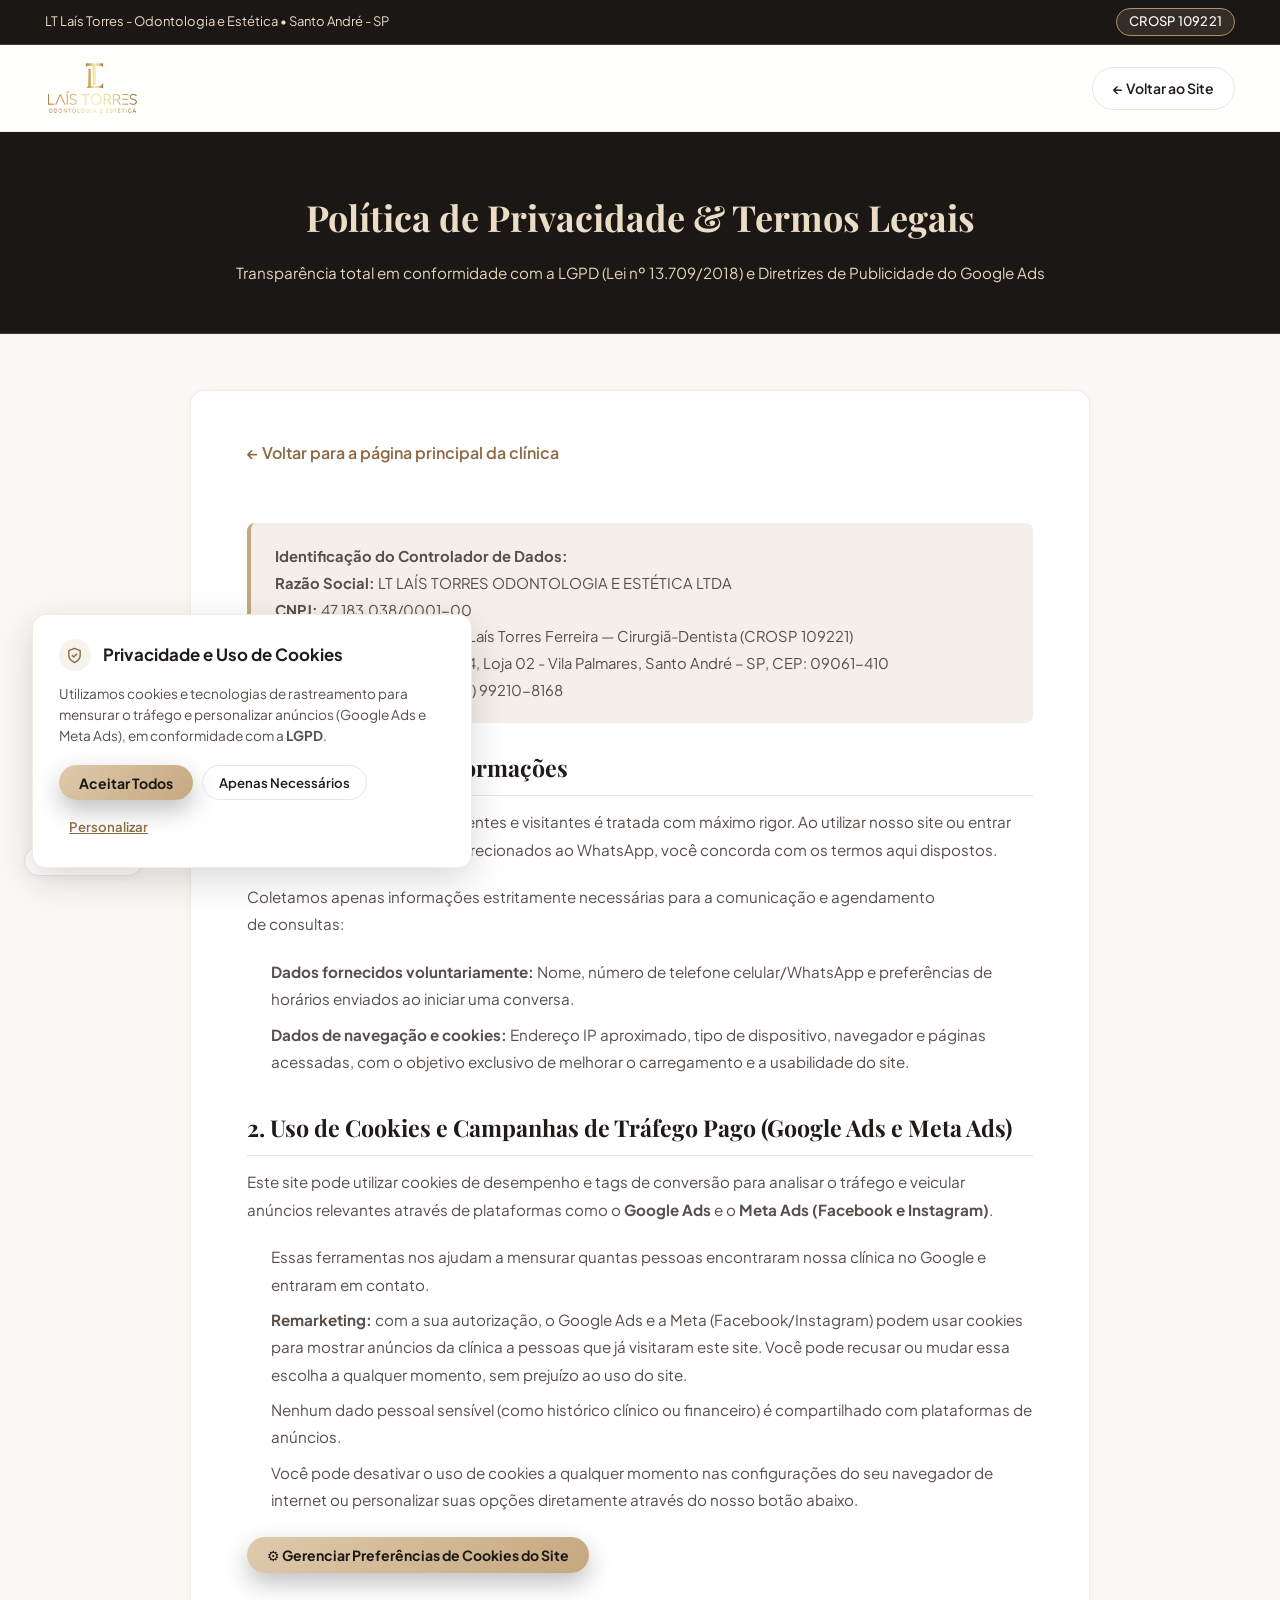
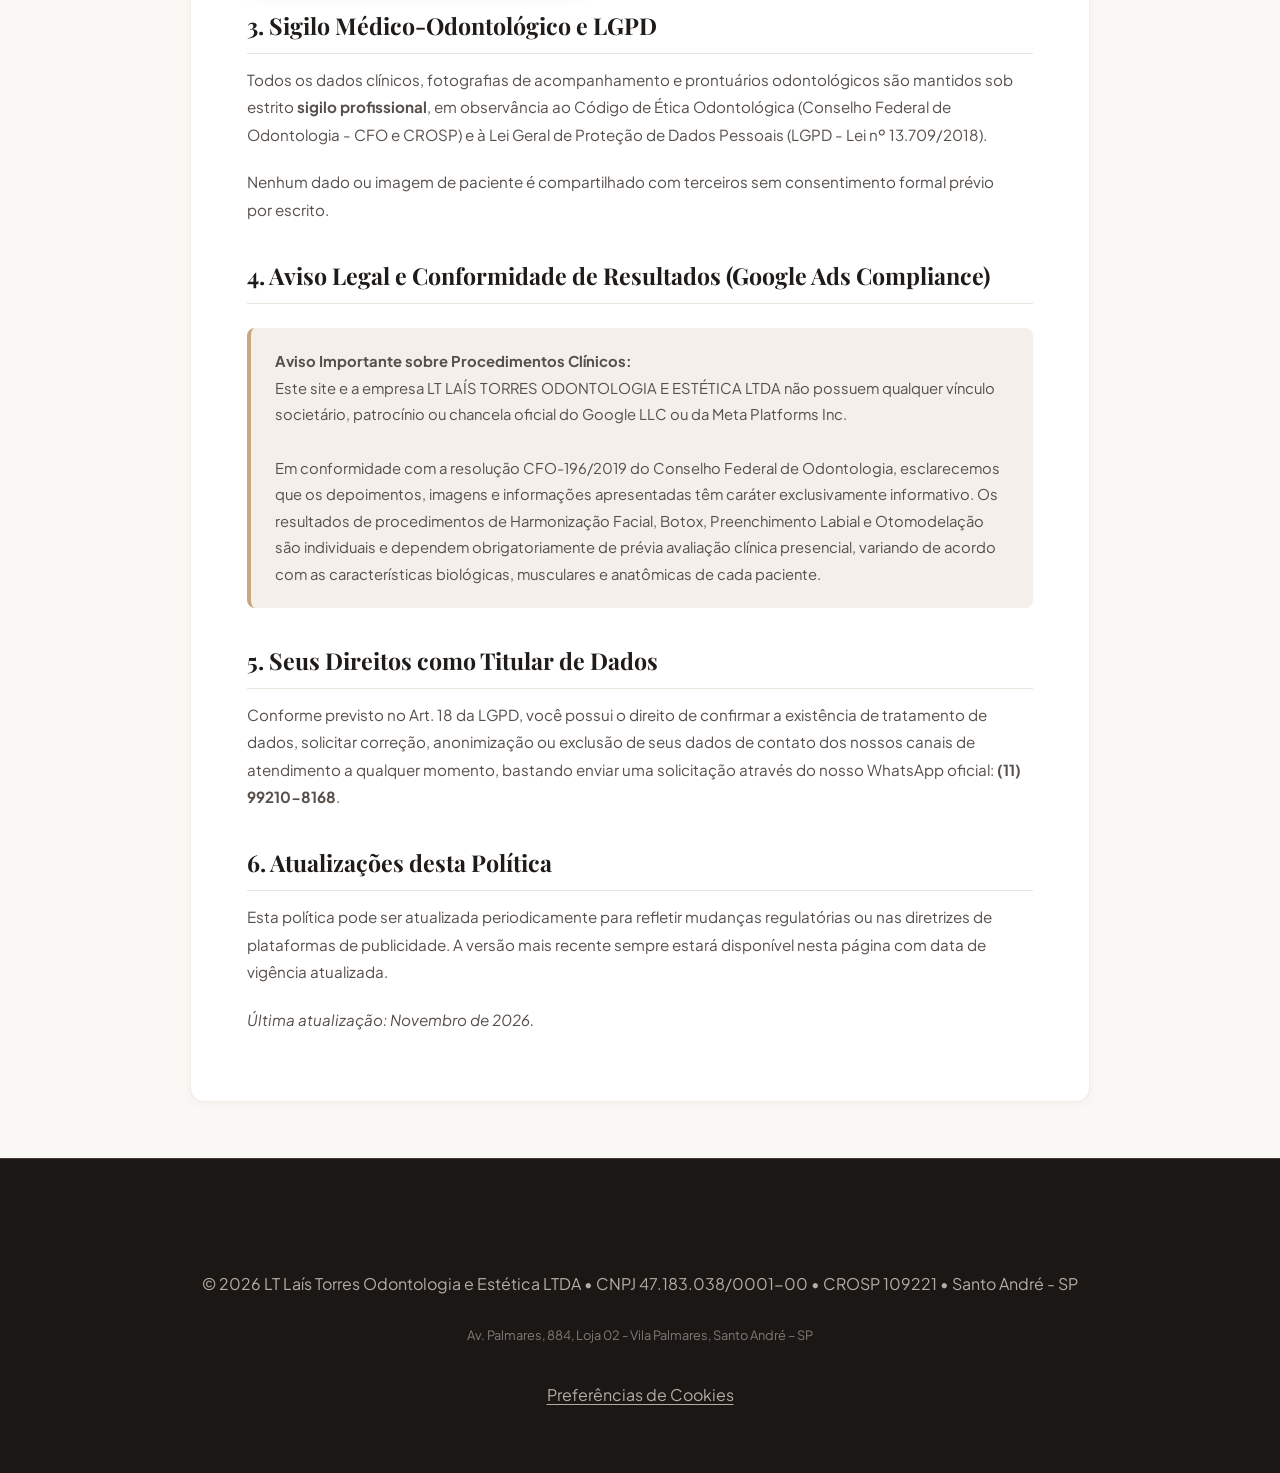
<file: politica-de-privacidade.html>
<!DOCTYPE html>
<html lang="pt-BR">
<head>
  <meta charset="UTF-8" />
  <meta name="viewport" content="width=device-width, initial-scale=1.0" />
  <title>Política de Privacidade & Termos de Uso | Dra. Laís Torres - Santo André</title>
  
  <meta name="description" content="Política de Privacidade e Proteção de Dados (LGPD) da Clínica Dra. Laís Torres - Odontologia e Estética em Santo André - SP." />
  <meta name="robots" content="noindex, follow" />
  <link rel="canonical" href="https://ricardorickbony-lgtm.github.io/clinica-lais-torres/politica-de-privacidade.html" />

  <!-- Google Fonts: Playfair Display + Plus Jakarta Sans -->
  <link rel="preconnect" href="https://fonts.googleapis.com" />
  <link rel="preconnect" href="https://fonts.gstatic.com" crossorigin />
  <link href="https://fonts.googleapis.com/css2?family=Playfair+Display:wght@600;700&family=Plus+Jakarta+Sans:wght@300;400;500;600;700&display=swap" rel="stylesheet" />

  <!-- Google Consent Mode v2 (Conformidade Google Ads / LGPD) -->
  <script>
    window.dataLayer = window.dataLayer || [];
    function gtag(){dataLayer.push(arguments);}

    var defaultConsent = {
      'ad_storage': 'denied',
      'analytics_storage': 'denied',
      'ad_user_data': 'denied',
      'ad_personalization': 'denied',
      'wait_for_update': 500
    };

    try {
      var savedConsent = localStorage.getItem('lt_cookie_consent_preferences');
      if (savedConsent) {
        var parsed = JSON.parse(savedConsent);
        if (parsed.marketing) {
          defaultConsent.ad_storage = 'granted';
          defaultConsent.ad_user_data = 'granted';
          defaultConsent.ad_personalization = 'granted';
        }
        if (parsed.analytics) {
          defaultConsent.analytics_storage = 'granted';
        }
      }
    } catch(e) {}

    gtag('consent', 'default', defaultConsent);
  </script>

  <link rel="stylesheet" href="css/styles.css" />
  <style>
    .legal-page-header {
      background: var(--dark-bg);
      color: #FFFFFF;
      padding: 3.5rem 0 3rem;
      border-bottom: 1px solid var(--dark-border);
      text-align: center;
    }
    .legal-page-header h1 {
      font-family: var(--font-serif);
      font-size: 2.25rem;
      color: var(--text-gold-light);
      margin-bottom: 0.75rem;
    }
    .legal-page-header p {
      color: var(--gold-300);
      font-size: 0.95rem;
    }
    .legal-content-wrap {
      max-width: 900px;
      margin: 3.5rem auto;
      background: #FFFFFF;
      padding: 3rem 3.5rem;
      border-radius: var(--radius-md);
      border: 1px solid var(--border-light);
      box-shadow: var(--shadow-sm);
      line-height: 1.8;
      color: var(--text-secondary);
    }
    .legal-content-wrap h2 {
      font-family: var(--font-serif);
      font-size: 1.45rem;
      color: var(--text-primary);
      margin-top: 2rem;
      margin-bottom: 0.75rem;
      border-bottom: 1px solid var(--border-subtle);
      padding-bottom: 0.4rem;
    }
    .legal-content-wrap h2:first-of-type {
      margin-top: 0;
    }
    .legal-content-wrap p, .legal-content-wrap ul {
      margin-bottom: 1.25rem;
      font-size: 0.95rem;
    }
    .legal-content-wrap ul {
      padding-left: 1.5rem;
    }
    .legal-content-wrap li {
      margin-bottom: 0.5rem;
    }
    .legal-highlight-box {
      background: var(--bg-surface-alt);
      border-left: 4px solid var(--gold-500);
      padding: 1.25rem 1.5rem;
      border-radius: var(--radius-sm);
      margin: 1.5rem 0;
      font-size: 0.925rem;
    }
    .btn-back-home {
      display: inline-flex;
      align-items: center;
      gap: 0.5rem;
      color: var(--gold-700);
      font-weight: 600;
      margin-bottom: 2rem;
      text-decoration: none;
    }
    .btn-back-home:hover {
      color: var(--text-primary);
    }
    @media (max-width: 768px) {
      .legal-content-wrap {
        padding: 2rem 1.5rem;
        margin: 1.5rem auto;
      }
      .legal-page-header h1 {
        font-size: 1.75rem;
      }
    }
  </style>
</head>
<body>

  <!-- Top bar minimalista -->
  <aside class="top-bar">
    <div class="container top-bar-content">
      <div class="top-bar-item">
        <span>LT Laís Torres - Odontologia e Estética • Santo André - SP</span>
      </div>
      <div class="top-bar-item badge-cro">
        <span>CROSP 109221</span>
      </div>
    </div>
  </aside>

  <!-- Header simples -->
  <header class="site-header">
    <div class="container header-container">
      <a href="index.html" class="brand" aria-label="Voltar para a página inicial">
        <img src="assets/logo-lais-torres-oficial.png" alt="Dra. Laís Torres - Odontologia e Estética" class="brand-logo-img">
      </a>
      <div class="header-action">
        <a href="index.html" class="btn btn-secondary btn-sm">
          <span>&larr; Voltar ao Site</span>
        </a>
      </div>
    </div>
  </header>

  <header class="legal-page-header">
    <div class="container">
      <h1>Política de Privacidade & Termos Legais</h1>
      <p>Transparência total em conformidade com a LGPD (Lei nº 13.709/2018) e Diretrizes de Publicidade do Google Ads</p>
    </div>
  </header>

  <main class="container">
    <div class="legal-content-wrap">
      <a href="index.html" class="btn-back-home">&larr; Voltar para a página principal da clínica</a>

      <div class="legal-highlight-box">
        <strong>Identificação do Controlador de Dados:</strong><br/>
        <strong>Razão Social:</strong> LT LAÍS TORRES ODONTOLOGIA E ESTÉTICA LTDA<br/>
        <strong>CNPJ:</strong> 47.183.038/0001-00<br/>
        <strong>Responsável Técnica:</strong> Dra. Laís Torres Ferreira — Cirurgiã-Dentista (CROSP 109221)<br/>
        <strong>Endereço:</strong> Av. Palmares, 884, Loja 02 - Vila Palmares, Santo André – SP, CEP: 09061-410<br/>
        <strong>Contato de Privacidade:</strong> (11) 99210-8168
      </div>

      <h2>1. Coleta e Uso de Informações</h2>
      <p>A privacidade dos nossos pacientes e visitantes é tratada com máximo rigor. Ao utilizar nosso site ou entrar em contato através dos links direcionados ao WhatsApp, você concorda com os termos aqui dispostos.</p>
      <p>Coletamos apenas informações estritamente necessárias para a comunicação e agendamento de consultas:</p>
      <ul>
        <li><strong>Dados fornecidos voluntariamente:</strong> Nome, número de telefone celular/WhatsApp e preferências de horários enviados ao iniciar uma conversa.</li>
        <li><strong>Dados de navegação e cookies:</strong> Endereço IP aproximado, tipo de dispositivo, navegador e páginas acessadas, com o objetivo exclusivo de melhorar o carregamento e a usabilidade do site.</li>
      </ul>

      <h2>2. Uso de Cookies e Campanhas de Tráfego Pago (Google Ads e Meta Ads)</h2>
      <p>Este site pode utilizar cookies de desempenho e tags de conversão para analisar o tráfego e veicular anúncios relevantes através de plataformas como o <strong>Google Ads</strong> e o <strong>Meta Ads (Facebook e Instagram)</strong>.</p>
      <ul>
        <li>Essas ferramentas nos ajudam a mensurar quantas pessoas encontraram nossa clínica no Google e entraram em contato.</li>
        <li><strong>Remarketing:</strong> com a sua autorização, o Google Ads e a Meta (Facebook/Instagram) podem usar cookies para mostrar anúncios da clínica a pessoas que já visitaram este site. Você pode recusar ou mudar essa escolha a qualquer momento, sem prejuízo ao uso do site.</li>
        <li>Nenhum dado pessoal sensível (como histórico clínico ou financeiro) é compartilhado com plataformas de anúncios.</li>
        <li>Você pode desativar o uso de cookies a qualquer momento nas configurações do seu navegador de internet ou personalizar suas opções diretamente através do nosso botão abaixo.</li>
      </ul>
      <div style="margin: 1.5rem 0;">
        <button type="button" class="btn btn-gold btn-sm" id="openCookieSettingsFromPolicy">
          <span>⚙️ Gerenciar Preferências de Cookies do Site</span>
        </button>
      </div>

      <h2>3. Sigilo Médico-Odontológico e LGPD</h2>
      <p>Todos os dados clínicos, fotografias de acompanhamento e prontuários odontológicos são mantidos sob estrito <strong>sigilo profissional</strong>, em observância ao Código de Ética Odontológica (Conselho Federal de Odontologia - CFO e CROSP) e à Lei Geral de Proteção de Dados Pessoais (LGPD - Lei nº 13.709/2018).</p>
      <p>Nenhum dado ou imagem de paciente é compartilhado com terceiros sem consentimento formal prévio por escrito.</p>

      <h2>4. Aviso Legal e Conformidade de Resultados (Google Ads Compliance)</h2>
      <div class="legal-highlight-box">
        <strong>Aviso Importante sobre Procedimentos Clínicos:</strong><br/>
        Este site e a empresa LT LAÍS TORRES ODONTOLOGIA E ESTÉTICA LTDA não possuem qualquer vínculo societário, patrocínio ou chancela oficial do Google LLC ou da Meta Platforms Inc.
        <br/><br/>
        Em conformidade com a resolução CFO-196/2019 do Conselho Federal de Odontologia, esclarecemos que os depoimentos, imagens e informações apresentadas têm caráter exclusivamente informativo. Os resultados de procedimentos de Harmonização Facial, Botox, Preenchimento Labial e Otomodelação são individuais e dependem obrigatoriamente de prévia avaliação clínica presencial, variando de acordo com as características biológicas, musculares e anatômicas de cada paciente.
      </div>

      <h2>5. Seus Direitos como Titular de Dados</h2>
      <p>Conforme previsto no Art. 18 da LGPD, você possui o direito de confirmar a existência de tratamento de dados, solicitar correção, anonimização ou exclusão de seus dados de contato dos nossos canais de atendimento a qualquer momento, bastando enviar uma solicitação através do nosso WhatsApp oficial: <strong>(11) 99210-8168</strong>.</p>

      <h2>6. Atualizações desta Política</h2>
      <p>Esta política pode ser atualizada periodicamente para refletir mudanças regulatórias ou nas diretrizes de plataformas de publicidade. A versão mais recente sempre estará disponível nesta página com data de vigência atualizada.</p>
      <p><em>Última atualização: Novembro de 2026.</em></p>
    </div>
  </main>

  <footer class="site-footer">
    <div class="container footer-bottom-content" style="text-align: center; padding: 2rem 0;">
      <p>© 2026 LT Laís Torres Odontologia e Estética LTDA • CNPJ 47.183.038/0001-00 • CROSP 109221 • Santo André - SP</p>
      <p style="font-size: 0.8rem; color: var(--text-muted); margin-top: 0.5rem;">
        Av. Palmares, 884, Loja 02 - Vila Palmares, Santo André – SP
      </p>
      <p style="margin-top: 1rem;">
        <button type="button" class="btn-footer-cookie-pref" id="openCookieSettingsBtn">Preferências de Cookies</button>
      </p>
    </div>
  </footer>

  <!-- Toast Notification Container -->
  <div class="toast-notification" id="toastNotification" role="alert" aria-live="polite">
    <span id="toastMsg">Configurações salvas!</span>
  </div>

  <!-- Banner de Consentimento de Cookies LGPD -->
  <aside class="cookie-banner" id="cookieBanner" aria-label="Consentimento de Cookies e Privacidade" role="dialog" aria-modal="false">
    <div class="cookie-banner-inner">
      <div class="cookie-banner-header">
        <div class="cookie-icon-wrapper" aria-hidden="true">
          <svg viewBox="0 0 24 24" fill="none" stroke="currentColor" stroke-width="2" stroke-linecap="round" stroke-linejoin="round">
            <path d="M12 22s8-4 8-10V5l-8-3-8 3v7c0 6 8 10 8 10z"/>
            <path d="M9 12l2 2 4-4"/>
          </svg>
        </div>
        <h3 class="cookie-banner-title">Privacidade e Uso de Cookies</h3>
      </div>
      <p class="cookie-banner-text">
        Utilizamos cookies e tecnologias de rastreamento para mensurar o tráfego e personalizar anúncios (Google Ads e Meta Ads), em conformidade com a <strong>LGPD</strong>.
      </p>
      <div class="cookie-banner-actions">
        <button type="button" class="btn btn-gold btn-sm" id="btnAcceptAllCookies">
          <span>Aceitar Todos</span>
        </button>
        <button type="button" class="btn-outline-cookie" id="btnAcceptEssentialCookies">
          <span>Apenas Necessários</span>
        </button>
        <button type="button" class="btn-text-cookie" id="btnOpenCookieModal">
          <span>Personalizar</span>
        </button>
      </div>
    </div>
  </aside>

  <!-- Modal de Preferências Detalhadas de Cookies -->
  <div class="cookie-modal-backdrop" id="cookieModalBackdrop" role="dialog" aria-modal="true" aria-labelledby="cookieModalTitle" aria-hidden="true">
    <div class="cookie-modal-card">
      <div class="cookie-modal-header">
        <div class="cookie-modal-title-box">
          <span class="cookie-modal-eyebrow">LT Laís Torres</span>
          <h3 id="cookieModalTitle" class="cookie-modal-title">Preferências de Cookies</h3>
        </div>
        <button type="button" class="cookie-modal-close" id="btnCloseCookieModal" aria-label="Fechar janela">
          <svg viewBox="0 0 24 24" fill="none" stroke="currentColor" stroke-width="2" stroke-linecap="round" stroke-linejoin="round">
            <line x1="18" y1="6" x2="6" y2="18"></line>
            <line x1="6" y1="6" x2="18" y2="18"></line>
          </svg>
        </button>
      </div>

      <div class="cookie-modal-body">
        <p class="cookie-modal-intro">
          Respeitamos sua privacidade. Gerencie abaixo quais categorias de cookies e tecnologias de rastreamento você autoriza em nossa página.
        </p>

        <!-- Categoria 1: Essenciais -->
        <div class="cookie-category-item">
          <div class="cookie-cat-header">
            <div class="cookie-cat-info">
              <strong class="cookie-cat-name">Cookies Essenciais</strong>
              <span class="cookie-badge-status badge-required">Sempre Ativos</span>
            </div>
            <label class="cookie-switch" aria-label="Cookies Essenciais sempre ativos">
              <input type="checkbox" checked disabled id="cookieEssential">
              <span class="cookie-slider disabled"></span>
            </label>
          </div>
          <p class="cookie-cat-desc">
            Fundamentais para o carregamento correto do site, estabilidade, segurança e para salvar suas preferências de consentimento.
          </p>
        </div>

        <!-- Categoria 2: Analíticos -->
        <div class="cookie-category-item">
          <div class="cookie-cat-header">
            <div class="cookie-cat-info">
              <strong class="cookie-cat-name">Cookies Analíticos</strong>
              <span class="cookie-badge-status">Google Analytics</span>
            </div>
            <label class="cookie-switch" aria-label="Permitir Cookies Analíticos">
              <input type="checkbox" id="cookieAnalytics" checked>
              <span class="cookie-slider"></span>
            </label>
          </div>
          <p class="cookie-cat-desc">
            Ajudam a entender quais procedimentos são mais visitados e a melhorar continuamente a velocidade e conteúdo da página, de forma 100% anônima.
          </p>
        </div>

        <!-- Categoria 3: Marketing & Rastreamento -->
        <div class="cookie-category-item">
          <div class="cookie-cat-header">
            <div class="cookie-cat-info">
              <strong class="cookie-cat-name">Cookies de Marketing & Conversão</strong>
              <span class="cookie-badge-status">Google Ads & Meta</span>
            </div>
            <label class="cookie-switch" aria-label="Permitir Cookies de Marketing">
              <input type="checkbox" id="cookieMarketing" checked>
              <span class="cookie-slider"></span>
            </label>
          </div>
          <p class="cookie-cat-desc">
            Utilizados pelas ferramentas de anúncios do Google e Meta (Facebook/Instagram) para mensurar contatos realizados pelo WhatsApp e otimizar campanhas de tráfego pago.
          </p>
        </div>
      </div>

      <div class="cookie-modal-footer">
        <button type="button" class="btn-outline-cookie" id="btnSaveCookiePreferences">
          <span>Salvar Escolhas</span>
        </button>
        <button type="button" class="btn btn-gold btn-sm" id="btnModalAcceptAll">
          <span>Aceitar Todos</span>
        </button>
      </div>
    </div>
  </div>

  <!-- Trigger Flutuante Discreto de Reabrir Preferências -->
  <button type="button" class="cookie-privacy-trigger" id="cookiePrivacyTrigger" aria-label="Gerenciar preferências de cookies e privacidade" title="Preferências de Cookies">
    <svg viewBox="0 0 24 24" fill="none" stroke="currentColor" stroke-width="2" stroke-linecap="round" stroke-linejoin="round">
      <path d="M12 22s8-4 8-10V5l-8-3-8 3v7c0 6 8 10 8 10z"/>
    </svg>
    <span>Privacidade</span>
  </button>

  <script src="js/main.js"></script>
</body>
</html>
</file>
<file: css/styles.css>
/* ==========================================================================
   Dra. Laís Torres - Landing Page de Alta Conversão & SEO Local
   Design System: Luxo, Estética Facial, Odontologia & Sofisticação
   ========================================================================== */

:root {
  /* 1. Tokens Primitivos: Ouro Acetinado & Champagne Bronze */
  --gold-100: #F7F3EE;
  --gold-200: #EFE8DC;
  --gold-300: #E6D5BD;
  --gold-400: #D4B993;
  --gold-500: #C5A880;
  --gold-600: #B38E65;
  --gold-700: #8E6A42;
  --gold-800: #6B4E2B;
  --gold-900: #4A3319;
  --gold-glow: rgba(197, 168, 128, 0.25);

  /* Tokens de Contraste e Acessibilidade (WCAG 2.2 AA / AAA) */
  --text-gold-dark: #7A572F;
  --focus-ring: rgba(179, 142, 101, 0.45);
  --focus-outline: #8E6A42;

  /* 2. Tokens Semânticos: Superfícies e Fundos */
  --bg-body: #FAF8F5;
  --bg-surface: #FFFFFF;
  --bg-surface-alt: #F4EFEA;
  --bg-glass: rgba(255, 255, 255, 0.88);
  --border-light: rgba(197, 168, 128, 0.22);
  --border-subtle: #EAE4DC;

  /* Neutros Escuros / Carvão & Tipografia Nobre */
  --text-primary: #1F1B18;
  --text-secondary: #564F4A;
  --text-muted: #837A74;
  --text-on-dark: #FFFFFF;
  --text-gold-light: #EBDCC6;

  /* Dark Theme Elements / Banner Nobre */
  --dark-bg: #1A1715;
  --dark-surface: #25211E;
  --dark-border: rgba(197, 168, 128, 0.25);

  /* WhatsApp & Interação */
  --whatsapp: #25D366;
  --whatsapp-hover: #20BA5A;
  --whatsapp-glow: rgba(37, 211, 102, 0.35);

  /* Tipografia */
  --font-serif: 'Playfair Display', Georgia, serif;
  --font-sans: 'Plus Jakarta Sans', system-ui, -apple-system, sans-serif;

  /* Efeitos e Sombras */
  --shadow-sm: 0 2px 8px rgba(31, 27, 24, 0.04);
  --shadow-md: 0 8px 24px rgba(31, 27, 24, 0.08);
  --shadow-lg: 0 16px 40px rgba(31, 27, 24, 0.12);
  --shadow-gold: 0 8px 25px rgba(197, 168, 128, 0.3);

  /* Transições e Física de Movimento (UI/UX Pro Max) */
  --ease-spring: cubic-bezier(0.16, 1, 0.3, 1);
  --ease-smooth: cubic-bezier(0.4, 0, 0.2, 1);
  --transition-fast: 0.18s var(--ease-smooth);
  --transition-normal: 0.3s var(--ease-smooth);
  --transition-slow: 0.55s var(--ease-smooth);

  --radius-sm: 8px;
  --radius-md: 14px;
  --radius-lg: 22px;
  --radius-pill: 9999px;
}

/* Reset Universal & Base */
*, *::before, *::after {
  box-sizing: border-box;
  margin: 0;
  padding: 0;
}

html {
  scroll-behavior: smooth;
  font-size: 16px;
  -webkit-font-smoothing: antialiased;
  -moz-osx-font-smoothing: grayscale;
}

body {
  font-family: var(--font-sans);
  background-color: var(--bg-body);
  color: var(--text-primary);
  line-height: 1.65;
  overflow-x: hidden;
}

img, svg {
  display: block;
  max-width: 100%;
}

a {
  color: inherit;
  text-decoration: none;
  transition: var(--transition-fast);
}

ul {
  list-style: none;
}

button {
  font-family: inherit;
  border: none;
  background: none;
  cursor: pointer;
}

/* Skip Link Acessível (WCAG 2.2 AA) */
.skip-link {
  position: absolute;
  top: -120px;
  left: 1.5rem;
  background: var(--dark-bg);
  color: var(--text-gold-light);
  padding: 0.85rem 1.6rem;
  border: 1px solid var(--gold-500);
  border-radius: var(--radius-sm);
  font-weight: 600;
  font-size: 0.9375rem;
  z-index: 100000;
  transition: top 0.25s var(--ease-spring);
  box-shadow: var(--shadow-lg);
  text-decoration: none;
}
.skip-link:focus,
.skip-link:focus-visible {
  top: 1.25rem;
  outline: 2px solid var(--gold-400);
  outline-offset: 3px;
}

/* Foco Visível Global Acessível (WCAG 2.2 AA / AAA) */
:focus-visible {
  outline: 2px solid var(--focus-outline);
  outline-offset: 3px;
}
button:focus-visible,
a:focus-visible,
input:focus-visible,
[role="button"]:focus-visible,
.faq-question:focus-visible,
.case-image-wrapper:focus-visible,
.slider-btn:focus-visible {
  outline: 2px solid var(--focus-outline);
  outline-offset: 3px;
  box-shadow: 0 0 0 4px var(--focus-ring);
}

/* Tipografia Responsiva & Text Layout Resilience */
h1, h2, h3, h4,
.hero-title,
.section-title,
.case-title {
  text-wrap: balance;
}
p, .hero-subtitle, .section-subtitle, .case-desc {
  text-wrap: pretty;
}

/* Suporte a Redução de Movimento (Acessibilidade Vestibular) */
@media (prefers-reduced-motion: reduce) {
  *, *::before, *::after {
    animation-duration: 0.01ms !important;
    animation-iteration-count: 1 !important;
    transition-duration: 0.01ms !important;
    scroll-behavior: auto !important;
  }
  .hero-badge-live,
  .concierge-avatar-dot.online,
  .pulse-ring {
    animation: none !important;
  }
}

/* Container Responsivo */
.container {
  width: 100%;
  max-width: 1200px;
  margin-left: auto;
  margin-right: auto;
  padding-left: 1.5rem;
  padding-right: 1.5rem;
}

/* ==========================================================================
   1. Top Bar Informativa
   ========================================================================== */
.top-bar {
  background-color: var(--dark-bg);
  color: var(--text-gold-light);
  font-size: 0.8125rem;
  border-bottom: 1px solid var(--dark-border);
  padding: 0.5rem 0;
}

.top-bar-content {
  display: flex;
  justify-content: space-between;
  align-items: center;
  flex-wrap: wrap;
  gap: 1.25rem;
  width: 100%;
  max-width: 1650px;
  margin-left: auto;
  margin-right: auto;
  padding-left: clamp(1.5rem, 3.5vw, 4rem);
  padding-right: clamp(1.5rem, 3.5vw, 4rem);
}

.top-bar-item {
  display: flex;
  align-items: center;
  gap: 0.4rem;
}

.top-bar-item .icon {
  width: 14px;
  height: 14px;
  color: var(--gold-400);
}

.badge-cro {
  background: rgba(197, 168, 128, 0.15);
  border: 1px solid var(--gold-600);
  border-radius: var(--radius-pill);
  padding: 0.15rem 0.75rem;
  color: #FFFFFF;
  font-weight: 500;
  letter-spacing: 0.02em;
}

.top-bar-link a {
  display: flex;
  align-items: center;
  gap: 0.35rem;
  color: var(--text-gold-light);
  opacity: 0.9;
}
.top-bar-link a:hover {
  color: #FFFFFF;
}

.top-bar-socials {
  display: flex;
  align-items: center;
  gap: 0.85rem;
}

.top-social-link {
  display: inline-flex;
  align-items: center;
  gap: 0.35rem;
  color: var(--gold-300);
  font-size: 0.78rem;
  font-weight: 500;
  text-decoration: none;
  transition: color var(--transition-fast);
}

.top-social-link:hover {
  color: #FFFFFF;
}

.top-social-link svg {
  width: 14px;
  height: 14px;
}

/* ==========================================================================
   2. Header & Sticky Nav
   ========================================================================== */
.site-header {
  position: sticky;
  top: 0;
  z-index: 1000;
  background: var(--bg-glass);
  backdrop-filter: blur(12px);
  -webkit-backdrop-filter: blur(12px);
  border-bottom: 1px solid var(--border-light);
  transition: all var(--transition-normal);
}

.site-header.scrolled {
  background: rgba(255, 255, 255, 0.96);
  box-shadow: var(--shadow-sm);
  padding: 0.25rem 0;
}

.header-container {
  display: flex;
  justify-content: space-between;
  align-items: center;
  height: 86px;
  width: 100%;
  max-width: 1650px;
  margin-left: auto;
  margin-right: auto;
  padding-left: clamp(1.5rem, 3.5vw, 4rem);
  padding-right: clamp(1.5rem, 3.5vw, 4rem);
}

/* Brand Logo */
.brand {
  display: flex;
  align-items: center;
  text-decoration: none;
  flex-shrink: 0;
  margin-right: clamp(1.25rem, 2.5vw, 3.5rem);
}

.brand-logo-img {
  height: 54px;
  width: auto;
  max-width: 240px;
  object-fit: contain;
  display: block;
  transition: transform var(--transition-fast), opacity var(--transition-fast);
}

.brand:hover .brand-logo-img {
  transform: scale(1.03);
}

.footer-logo-img {
  height: 56px;
  width: auto;
  max-width: 240px;
  object-fit: contain;
  display: block;
  margin-bottom: 1.25rem;
  border-radius: var(--radius-sm);
}

/* Main Navigation */
.main-nav {
  display: flex;
  align-items: center;
  justify-content: center;
  flex-grow: 1;
}

.main-nav .nav-list {
  display: flex;
  align-items: center;
  justify-content: center;
  gap: clamp(1.2rem, 1.8vw, 2.4rem);
}

.nav-link {
  font-size: 0.925rem;
  font-weight: 500;
  color: var(--text-secondary);
  position: relative;
  padding: 0.5rem 0.25rem;
  white-space: nowrap;
  letter-spacing: 0.01em;
}

.nav-link::after {
  content: '';
  position: absolute;
  bottom: 0;
  left: 0;
  width: 0%;
  height: 2px;
  background: var(--gold-500);
  transition: width var(--transition-fast);
}

.nav-link:hover {
  color: var(--gold-600);
}

.nav-link:hover::after {
  width: 100%;
}

.header-action {
  display: flex;
  align-items: center;
  gap: 1.5rem;
  flex-shrink: 0;
  margin-left: clamp(1.25rem, 2.5vw, 3.5rem);
}

.header-social-group {
  display: flex;
  align-items: center;
  gap: 0.65rem;
  padding-right: 1.5rem;
  border-right: 1px solid var(--border-light);
}

.header-social-btn {
  display: flex;
  align-items: center;
  justify-content: center;
  width: 40px;
  height: 40px;
  border-radius: var(--radius-pill);
  background: var(--bg-surface-alt);
  color: var(--gold-700);
  border: 1px solid var(--border-light);
  transition: all var(--transition-fast);
}

.header-social-btn:hover {
  background: var(--gold-500);
  color: #FFFFFF;
  transform: translateY(-2px);
  box-shadow: var(--shadow-sm);
}

.header-social-btn svg {
  width: 18px;
  height: 18px;
}

/* Mobile Toggle Hamburger (Touch Target 44x44px - WCAG 2.2 AA) */
.mobile-toggle {
  display: none;
  flex-direction: column;
  justify-content: space-between;
  width: 44px;
  height: 44px;
  padding: 13px 9px;
  background: transparent;
  border: none;
  border-radius: var(--radius-sm);
  cursor: pointer;
}

.mobile-toggle .bar {
  display: block;
  width: 100%;
  height: 2px;
  background-color: var(--text-primary);
  border-radius: 2px;
  transition: var(--transition-fast);
}

/* ==========================================================================
   3. Botões & Componentes de Ação
   ========================================================================== */
.btn {
  display: inline-flex;
  align-items: center;
  justify-content: center;
  gap: 0.5rem;
  font-weight: 600;
  border-radius: var(--radius-pill);
  transition: all var(--transition-normal);
  text-align: center;
  white-space: nowrap;
  cursor: pointer;
}

.btn-sm {
  padding: 0.55rem 1.25rem;
  font-size: 0.875rem;
}

.btn-lg {
  padding: 0.85rem 1.85rem;
  font-size: 1rem;
}

.btn-xl {
  padding: 1.1rem 2.5rem;
  font-size: 1.125rem;
}

.btn-primary {
  background: linear-gradient(135deg, #D4B993 0%, #B89264 50%, #9F774B 100%);
  color: #FFFFFF;
  box-shadow: 0 8px 24px rgba(184, 146, 100, 0.35);
  border: 1px solid rgba(255, 255, 255, 0.25);
  letter-spacing: 0.3px;
  text-shadow: 0 1px 2px rgba(0, 0, 0, 0.15);
}

.btn-primary:hover {
  background: linear-gradient(135deg, #DFCAAC 0%, #C5A880 50%, #AC8456 100%);
  box-shadow: 0 12px 32px rgba(184, 146, 100, 0.5);
  transform: translateY(-2px);
  color: #FFFFFF;
}

.btn-secondary {
  background: rgba(255, 255, 255, 0.9);
  color: var(--text-primary);
  border: 1px solid var(--border-subtle);
  backdrop-filter: blur(4px);
}

.btn-secondary:hover {
  border-color: var(--gold-500);
  color: var(--gold-700);
  background: #FFFFFF;
  transform: translateY(-2px);
}

.btn-gold {
  background: linear-gradient(135deg, #DFCAAC 0%, #C5A880 100%);
  color: var(--dark-bg);
  box-shadow: 0 10px 25px rgba(0, 0, 0, 0.25);
  font-weight: 700;
}

.btn-gold:hover {
  background: #FFFFFF;
  color: var(--dark-bg);
  transform: translateY(-2px);
}

.btn-outline-dark {
  border: 1px solid var(--text-muted);
  color: var(--text-primary);
  padding: 0.5rem 1.2rem;
  font-size: 0.85rem;
  border-radius: var(--radius-pill);
  display: inline-flex;
  align-items: center;
  gap: 0.4rem;
}

.btn-outline-dark:hover {
  border-color: var(--gold-600);
  color: var(--gold-600);
  background: rgba(197, 168, 128, 0.05);
}

.icon-btn {
  width: 18px;
  height: 18px;
}

.icon-btn-arrow {
  width: 16px;
  height: 16px;
  transition: transform var(--transition-fast);
}

.btn:hover .icon-btn-arrow {
  transform: translateX(4px);
}

/* ==========================================================================
   4. Hero Section
   ========================================================================== */
.hero-section {
  position: relative;
  padding: 4.5rem 0 5rem;
  background: radial-gradient(circle at 10% 10%, #FFFDFB 0%, var(--bg-body) 60%, #F5ECE2 100%);
  overflow: hidden;
}

.hero-decor {
  position: absolute;
  width: 450px;
  height: 450px;
  border-radius: 50%;
  filter: blur(80px);
  pointer-events: none;
  opacity: 0.45;
}

.decor-top-right {
  top: -150px;
  right: -100px;
  background: #EED7C0;
}

.decor-bottom-left {
  bottom: -150px;
  left: -100px;
  background: #F3E4D5;
}

.hero-grid {
  display: grid;
  grid-template-columns: 1.15fr 0.85fr;
  align-items: center;
  gap: 3.5rem;
  position: relative;
  z-index: 2;
}

.badge-pill {
  display: inline-flex;
  align-items: center;
  gap: 0.5rem;
  background: rgba(197, 168, 128, 0.12);
  border: 1px solid var(--border-light);
  border-radius: var(--radius-pill);
  padding: 0.35rem 1rem;
  font-size: 0.85rem;
  font-weight: 600;
  color: var(--gold-700);
  margin-bottom: 1.5rem;
}

.badge-dot {
  width: 8px;
  height: 8px;
  background-color: var(--gold-600);
  border-radius: 50%;
  box-shadow: 0 0 0 3px rgba(179, 142, 101, 0.25);
  animation: pulse 2s infinite;
}

@keyframes pulse {
  0% { box-shadow: 0 0 0 0 rgba(179, 142, 101, 0.4); }
  70% { box-shadow: 0 0 0 6px rgba(179, 142, 101, 0); }
  100% { box-shadow: 0 0 0 0 rgba(179, 142, 101, 0); }
}

.hero-title {
  font-family: var(--font-serif);
  font-size: 2.85rem;
  line-height: 1.2;
  font-weight: 600;
  color: var(--text-primary);
  margin-bottom: 1.5rem;
}

.highlight-serif {
  font-style: italic;
  color: var(--gold-600);
  font-weight: 500;
}

.hero-description {
  font-size: 1.1rem;
  color: var(--text-secondary);
  line-height: 1.7;
  margin-bottom: 2.25rem;
  max-width: 580px;
}

.hero-cta-group {
  display: flex;
  flex-wrap: wrap;
  gap: 1rem;
  margin-bottom: 2.5rem;
}

.hero-trust-bar {
  display: flex;
  align-items: center;
  flex-wrap: wrap;
  gap: 1.25rem;
  padding-top: 1.5rem;
  border-top: 1px solid var(--border-subtle);
}

.trust-item {
  display: flex;
  flex-direction: column;
}

.trust-stars {
  color: #F5A623;
  letter-spacing: 2px;
  font-size: 0.95rem;
}

.trust-text {
  font-size: 0.8125rem;
  color: var(--text-muted);
}

.trust-highlight {
  font-weight: 700;
  font-size: 0.95rem;
  color: var(--gold-700);
}

.trust-divider {
  width: 1px;
  height: 32px;
  background-color: var(--border-subtle);
}

/* Hero Specialist Visual Glass Card */
.hero-media {
  display: flex;
  justify-content: center;
}

.card-hero-glass {
  background: linear-gradient(145deg, rgba(255, 255, 255, 0.95) 0%, rgba(250, 245, 238, 0.85) 100%);
  border: 1px solid rgba(255, 255, 255, 0.8);
  box-shadow: var(--shadow-lg), 0 0 0 1px var(--border-light);
  border-radius: var(--radius-lg);
  padding: 2.25rem 2rem;
  width: 100%;
  max-width: 430px;
  backdrop-filter: blur(10px);
  position: relative;
  transition: transform var(--transition-normal);
}

.card-hero-glass:hover {
  transform: translateY(-4px);
}

.specialist-avatar-wrap {
  display: flex;
  justify-content: center;
  margin-bottom: 1.5rem;
}

.avatar-photo-wrapper {
  width: 120px;
  height: 120px;
  border-radius: 50%;
  padding: 4px;
  background: linear-gradient(135deg, var(--gold-400) 0%, var(--gold-600) 100%);
  box-shadow: var(--shadow-md), 0 0 25px rgba(197, 168, 128, 0.45);
}

.avatar-photo {
  width: 100%;
  height: 100%;
  border-radius: 50%;
  object-fit: cover;
  object-position: center 20%;
  border: 3px solid #FFFFFF;
}

/* Imagens dos Procedimentos */
.procedure-image-wrap {
  width: 100%;
  height: 190px;
  border-radius: var(--radius-md);
  overflow: hidden;
  margin-bottom: 1.25rem;
  box-shadow: var(--shadow-sm);
  border: 1px solid var(--border-subtle);
}

.procedure-img {
  width: 100%;
  height: 100%;
  object-fit: cover;
  transition: transform var(--transition-normal);
}

.procedure-card:hover .procedure-img {
  transform: scale(1.05);
}

/* Foto da Especialista no Sobre */
.about-photo-wrapper {
  width: 100%;
  height: 410px;
  border-radius: var(--radius-md);
  overflow: hidden;
  margin-bottom: 1.75rem;
  box-shadow: 0 12px 28px rgba(31, 27, 24, 0.14);
  border: 3px solid #FFFFFF;
  background: #5A5859;
}

.about-specialist-photo {
  width: 100%;
  height: 100%;
  object-fit: cover;
  object-position: center 8%;
  transition: transform var(--transition-normal);
}

.about-card-frame:hover .about-specialist-photo {
  transform: scale(1.02);
}

@media (max-width: 640px) {
  .about-photo-wrapper {
    height: 350px;
  }
}

/* Espaço da Clínica Consultório */
.clinic-space-card {
  margin-top: 3.5rem;
  background: #FFFFFF;
  border: 1px solid var(--border-subtle);
  border-radius: var(--radius-lg);
  overflow: hidden;
  display: grid;
  grid-template-columns: 1.2fr 0.8fr;
  box-shadow: var(--shadow-md);
}

.clinic-space-img-wrap {
  position: relative;
  min-height: 340px;
}

.clinic-space-img {
  width: 100%;
  height: 100%;
  object-fit: cover;
}

.clinic-space-content {
  padding: 2.75rem 2.25rem;
  display: flex;
  flex-direction: column;
  justify-content: center;
}

@media (max-width: 900px) {
  .clinic-space-card {
    grid-template-columns: 1fr;
  }
  .clinic-space-img-wrap {
    min-height: 240px;
  }
}

.card-hero-body {
  text-align: center;
}

.card-hero-name {
  font-family: var(--font-serif);
  font-size: 1.6rem;
  font-weight: 700;
  color: var(--text-primary);
  margin-bottom: 0.25rem;
}

.card-hero-subtitle {
  font-size: 0.875rem;
  color: var(--gold-600);
  font-weight: 600;
  letter-spacing: 0.04em;
  margin-bottom: 1.25rem;
}

.card-hero-tags {
  display: flex;
  flex-wrap: wrap;
  justify-content: center;
  gap: 0.4rem;
  margin-bottom: 1.25rem;
}

.tag {
  background: var(--bg-surface-alt);
  color: var(--text-secondary);
  font-size: 0.75rem;
  font-weight: 600;
  padding: 0.25rem 0.65rem;
  border-radius: var(--radius-pill);
  border: 1px solid var(--border-subtle);
}

.card-hero-quote {
  font-style: italic;
  font-size: 0.875rem;
  color: var(--text-secondary);
  background: rgba(197, 168, 128, 0.08);
  border-radius: var(--radius-sm);
  padding: 0.85rem 1rem;
  margin-bottom: 1.25rem;
  line-height: 1.5;
}

.card-hero-location {
  display: flex;
  align-items: center;
  justify-content: center;
  gap: 0.4rem;
  font-size: 0.8125rem;
  color: var(--text-muted);
  font-weight: 500;
}

.icon-inline {
  width: 14px;
  height: 14px;
  color: var(--gold-600);
}

/* ==========================================================================
   5. Proof Strip (Benefícios & Biossegurança)
   ========================================================================== */
.proof-strip {
  background: #FFFFFF;
  border-top: 1px solid var(--border-subtle);
  border-bottom: 1px solid var(--border-subtle);
  padding: 2.25rem 0;
}

.proof-grid {
  display: grid;
  grid-template-columns: repeat(4, 1fr);
  gap: 2rem;
}

.proof-feature {
  display: flex;
  align-items: flex-start;
  gap: 1rem;
}

.proof-icon {
  width: 44px;
  height: 44px;
  flex-shrink: 0;
  border-radius: 12px;
  background: rgba(197, 168, 128, 0.12);
  display: flex;
  align-items: center;
  justify-content: center;
  color: var(--gold-600);
}

.proof-icon svg {
  width: 22px;
  height: 22px;
}

.proof-text strong {
  display: block;
  font-size: 0.95rem;
  color: var(--text-primary);
  margin-bottom: 0.2rem;
}

.proof-text span {
  font-size: 0.8125rem;
  color: var(--text-secondary);
  line-height: 1.45;
}

/* ==========================================================================
   6. Seções Padrão & Títulos
   ========================================================================== */
.section {
  padding: 5.5rem 0;
}

.section-header {
  text-align: center;
  max-width: 680px;
  margin: 0 auto 3.5rem;
}

.section-eyebrow {
  display: inline-block;
  font-size: 0.8125rem;
  text-transform: uppercase;
  letter-spacing: 0.2em;
  font-weight: 700;
  color: var(--text-gold-dark);
  margin-bottom: 0.75rem;
}

.section-title {
  font-family: var(--font-serif);
  font-size: 2.35rem;
  font-weight: 600;
  line-height: 1.25;
  color: var(--text-primary);
  margin-bottom: 1rem;
}

.section-subtitle {
  font-size: 1.05rem;
  color: var(--text-secondary);
  line-height: 1.6;
}

/* ==========================================================================
   7. Procedimentos (Cards de Serviços)
   ========================================================================== */
.procedures-grid {
  display: grid;
  grid-template-columns: repeat(3, 1fr);
  gap: 2rem;
}

.procedure-card {
  background: #FFFFFF;
  border: 1px solid var(--border-subtle);
  border-radius: var(--radius-lg);
  padding: 2.25rem 1.85rem;
  position: relative;
  display: flex;
  flex-direction: column;
  transition: all var(--transition-normal);
  box-shadow: var(--shadow-sm);
}

.procedure-card:hover {
  transform: translateY(-6px);
  border-color: var(--gold-400);
  box-shadow: var(--shadow-lg);
}

.card-featured {
  border: 1.5px solid var(--gold-500);
  background: linear-gradient(180deg, #FFFFFF 0%, #FAF6F0 100%);
}

.procedure-badge {
  position: absolute;
  top: 1.25rem;
  right: 1.5rem;
  background: rgba(197, 168, 128, 0.15);
  color: var(--gold-700);
  font-size: 0.75rem;
  font-weight: 700;
  padding: 0.2rem 0.65rem;
  border-radius: var(--radius-pill);
}

.badge-gold {
  background: var(--gold-600);
  color: #FFFFFF;
}

.procedure-header {
  margin-bottom: 1.25rem;
}

.procedure-icon {
  width: 50px;
  height: 50px;
  border-radius: 14px;
  background: rgba(197, 168, 128, 0.12);
  display: flex;
  align-items: center;
  justify-content: center;
  color: var(--gold-600);
  margin-bottom: 1.25rem;
}

.procedure-icon svg {
  width: 26px;
  height: 26px;
}

.procedure-title {
  font-family: var(--font-serif);
  font-size: 1.35rem;
  font-weight: 700;
  color: var(--text-primary);
  line-height: 1.3;
}

.procedure-desc {
  font-size: 0.925rem;
  color: var(--text-secondary);
  line-height: 1.6;
  margin-bottom: 1.5rem;
  flex-grow: 1;
}

.procedure-points {
  border-top: 1px solid var(--border-subtle);
  padding-top: 1.25rem;
  margin-bottom: 1.5rem;
}

.procedure-points li {
  position: relative;
  padding-left: 1.25rem;
  font-size: 0.85rem;
  color: var(--text-primary);
  margin-bottom: 0.5rem;
  line-height: 1.4;
}

.procedure-points li::before {
  content: "•";
  color: var(--gold-600);
  font-size: 1.25rem;
  position: absolute;
  left: 0;
  top: -0.2rem;
}

.procedure-footer {
  margin-top: auto;
}

.card-btn {
  display: flex;
  align-items: center;
  justify-content: space-between;
  font-weight: 600;
  font-size: 0.875rem;
  color: var(--gold-700);
  padding: 0.75rem 1rem;
  background: var(--bg-surface-alt);
  border-radius: var(--radius-sm);
  transition: all var(--transition-fast);
}

.card-btn:hover {
  background: var(--gold-600);
  color: #FFFFFF;
}

.card-btn .arrow {
  transition: transform var(--transition-fast);
}

.card-btn:hover .arrow {
  transform: translateX(4px);
}

/* ==========================================================================
   8. Sobre a Especialista
   ========================================================================== */
.about-section {
  background: #FFFFFF;
}

.about-grid {
  display: grid;
  grid-template-columns: 0.9fr 1.1fr;
  gap: 4rem;
  align-items: center;
}

.about-visual {
  display: flex;
  justify-content: center;
}

.about-card-frame {
  position: relative;
  width: 100%;
  max-width: 440px;
  background: linear-gradient(135deg, #FAF7F2 0%, #F0E6D8 100%);
  border-radius: var(--radius-lg);
  border: 1px solid var(--border-light);
  box-shadow: var(--shadow-lg);
  padding: 3rem 2.25rem;
}

.about-initials-badge {
  position: absolute;
  top: -16px;
  right: 24px;
  background: var(--dark-bg);
  color: var(--text-gold-light);
  border-radius: var(--radius-pill);
  padding: 0.4rem 1.1rem;
  font-size: 0.8rem;
  display: flex;
  align-items: center;
  gap: 0.4rem;
  box-shadow: var(--shadow-md);
}

.about-initials-badge strong {
  color: #FFFFFF;
  letter-spacing: 0.05em;
}

.about-badge-pioneer {
  display: inline-block;
  background: var(--gold-600);
  color: #FFFFFF;
  font-size: 0.75rem;
  font-weight: 700;
  text-transform: uppercase;
  letter-spacing: 0.1em;
  padding: 0.35rem 0.85rem;
  border-radius: var(--radius-pill);
  margin-bottom: 1.25rem;
}

.about-card-title {
  font-family: var(--font-serif);
  font-size: 2rem;
  font-weight: 700;
  color: var(--text-primary);
  margin-bottom: 0.25rem;
}

.about-card-subtitle {
  font-size: 0.95rem;
  color: var(--gold-700);
  font-weight: 600;
  margin-bottom: 1.5rem;
}

.about-divider {
  width: 50px;
  height: 2px;
  background: var(--gold-500);
  margin-bottom: 1.5rem;
}

.about-highlights li {
  display: flex;
  align-items: flex-start;
  gap: 0.75rem;
  font-size: 0.9rem;
  color: var(--text-secondary);
  margin-bottom: 0.85rem;
  line-height: 1.45;
}

.about-highlights .check {
  color: var(--gold-600);
  font-weight: 700;
}

.about-content .about-p {
  font-size: 1.05rem;
  color: var(--text-secondary);
  line-height: 1.75;
  margin-bottom: 1.25rem;
}

.about-stats-grid {
  display: grid;
  grid-template-columns: repeat(3, 1fr);
  gap: 1rem;
  margin: 2.25rem 0;
  padding: 1.5rem 0;
  border-top: 1px solid var(--border-subtle);
  border-bottom: 1px solid var(--border-subtle);
}

.stat-card {
  display: flex;
  flex-direction: column;
}

.stat-num {
  font-family: var(--font-serif);
  font-size: 1.85rem;
  font-weight: 700;
  color: var(--gold-600);
  line-height: 1.1;
  margin-bottom: 0.25rem;
}

.stat-label {
  font-size: 0.8rem;
  color: var(--text-muted);
  line-height: 1.35;
}

/* ==========================================================================
   9. Diferenciais da Clínica
   ========================================================================== */
.differentials-section {
  background: var(--bg-surface-alt);
}

.differentials-grid {
  display: grid;
  grid-template-columns: repeat(4, 1fr);
  gap: 1.75rem;
}

.diff-card {
  background: #FFFFFF;
  border: 1px solid var(--border-subtle);
  border-radius: var(--radius-md);
  padding: 2.25rem 1.65rem;
  position: relative;
  transition: all var(--transition-normal);
}

.diff-card:hover {
  transform: translateY(-4px);
  border-color: var(--gold-400);
  box-shadow: var(--shadow-md);
}

.diff-number {
  font-family: var(--font-serif);
  font-size: 2.2rem;
  font-weight: 700;
  color: var(--gold-300);
  line-height: 1;
  margin-bottom: 1rem;
}

.diff-title {
  font-size: 1.1rem;
  font-weight: 700;
  color: var(--text-primary);
  margin-bottom: 0.75rem;
  line-height: 1.35;
}

.diff-desc {
  font-size: 0.875rem;
  color: var(--text-secondary);
  line-height: 1.6;
}

/* ==========================================================================
   10. Depoimentos (Slider & Google Badge)
   ========================================================================== */
.testimonials-section {
  background: #FFFFFF;
  overflow: hidden;
}

.testimonials-slider-container {
  position: relative;
  max-width: 1050px;
  margin: 0 auto 3rem;
}

.testimonials-track {
  display: grid;
  grid-template-columns: repeat(3, 1fr);
  gap: 1.75rem;
  transition: transform var(--transition-normal);
}

.testimonial-card {
  background: var(--bg-body);
  border: 1px solid var(--border-subtle);
  border-radius: var(--radius-md);
  padding: 2rem;
  display: flex;
  flex-direction: column;
  justify-content: space-between;
}

.testimonial-rating {
  margin-bottom: 1.25rem;
}

.testimonial-rating .stars {
  color: #F5A623;
  letter-spacing: 2px;
  font-size: 1rem;
  display: block;
  margin-bottom: 0.25rem;
}

.testimonial-rating .source {
  font-size: 0.75rem;
  color: var(--text-muted);
}

.testimonial-text {
  font-size: 0.95rem;
  color: var(--text-secondary);
  line-height: 1.65;
  font-style: italic;
  margin-bottom: 1.5rem;
  flex-grow: 1;
}

.testimonial-author {
  display: flex;
  align-items: center;
  gap: 0.85rem;
}

.author-avatar {
  width: 42px;
  height: 42px;
  border-radius: 50%;
  background: linear-gradient(135deg, var(--gold-400), var(--gold-600));
  color: #FFFFFF;
  display: flex;
  align-items: center;
  justify-content: center;
  font-weight: 700;
  font-size: 0.85rem;
}

.author-info strong {
  display: block;
  font-size: 0.925rem;
  color: var(--text-primary);
}

.author-info span {
  font-size: 0.775rem;
  color: var(--text-muted);
}

.slider-controls {
  display: flex;
  align-items: center;
  justify-content: center;
  gap: 1.5rem;
  margin-top: 2rem;
}

.slider-btn {
  width: 44px;
  height: 44px;
  border-radius: 50%;
  border: 1px solid var(--border-subtle);
  background: #FFFFFF;
  color: var(--text-primary);
  display: flex;
  align-items: center;
  justify-content: center;
  font-size: 1.2rem;
  transition: all var(--transition-fast);
}

.slider-btn:hover {
  background: var(--gold-600);
  color: #FFFFFF;
  border-color: var(--gold-600);
}

.slider-dots {
  display: flex;
  gap: 0.5rem;
}

.slider-dots .dot {
  position: relative;
  width: 10px;
  height: 10px;
  border-radius: 50%;
  background: var(--border-subtle);
  cursor: pointer;
  transition: all var(--transition-fast);
}

/* Touch Target Invisível 44x44px (WCAG 2.2 AA) */
.slider-dots .dot::after {
  content: '';
  position: absolute;
  top: 50%;
  left: 50%;
  transform: translate(-50%, -50%);
  width: 44px;
  height: 44px;
}

.slider-dots .dot.active {
  background: var(--gold-600);
  width: 24px;
  border-radius: var(--radius-pill);
}

/* Google Badge Box */
.google-badge-box {
  max-width: 650px;
  margin: 0 auto;
  background: #FFFFFF;
  border: 1px solid var(--border-light);
  border-radius: var(--radius-pill);
  padding: 0.85rem 1.75rem;
  display: flex;
  align-items: center;
  justify-content: space-between;
  box-shadow: var(--shadow-sm);
  flex-wrap: wrap;
  gap: 1rem;
}

.google-logo-wrap {
  display: flex;
  align-items: center;
  gap: 0.85rem;
}

.google-badge-info strong {
  display: block;
  font-size: 0.9rem;
  color: var(--text-primary);
}

.google-badge-info span {
  font-size: 0.8rem;
  color: var(--text-muted);
}

/* ==========================================================================
   11. FAQ Section (Accordion)
   ========================================================================== */
.faq-section {
  background: var(--bg-body);
}

.faq-container {
  max-width: 800px;
}

.faq-list {
  display: flex;
  flex-direction: column;
  gap: 1rem;
}

.faq-item {
  background: #FFFFFF;
  border: 1px solid var(--border-subtle);
  border-radius: var(--radius-md);
  overflow: hidden;
  transition: border-color var(--transition-fast);
}

.faq-item.active {
  border-color: var(--gold-400);
  box-shadow: var(--shadow-sm);
}

.faq-question {
  width: 100%;
  padding: 1.35rem 1.65rem;
  display: flex;
  justify-content: space-between;
  align-items: center;
  gap: 1rem;
  text-align: left;
  font-size: 1.05rem;
  font-weight: 600;
  color: var(--text-primary);
}

.faq-icon {
  font-size: 1.5rem;
  color: var(--gold-600);
  transition: transform var(--transition-normal);
  line-height: 1;
}

.faq-item.active .faq-icon {
  transform: rotate(45deg);
}

.faq-answer {
  max-height: 0;
  overflow: hidden;
  transition: max-height var(--transition-normal);
  padding: 0 1.65rem;
}

.faq-item.active .faq-answer {
  max-height: 300px;
  padding-bottom: 1.5rem;
}

.faq-answer p {
  font-size: 0.95rem;
  color: var(--text-secondary);
  line-height: 1.7;
}

/* ==========================================================================
   12. Localização & Mapa
   ========================================================================== */
.location-section {
  background: #FFFFFF;
}

.location-grid {
  display: grid;
  grid-template-columns: 1fr 1fr;
  gap: 3.5rem;
  align-items: center;
}

.location-text {
  font-size: 1.05rem;
  color: var(--text-secondary);
  line-height: 1.7;
  margin-bottom: 2rem;
}

.contact-details {
  display: flex;
  flex-direction: column;
  gap: 1.35rem;
  margin-bottom: 2rem;
}

.contact-item {
  display: flex;
  align-items: flex-start;
  gap: 1rem;
}

.contact-icon {
  width: 40px;
  height: 40px;
  border-radius: 10px;
  background: rgba(197, 168, 128, 0.12);
  display: flex;
  align-items: center;
  justify-content: center;
  color: var(--gold-600);
  flex-shrink: 0;
}

.contact-icon svg {
  width: 20px;
  height: 20px;
}

.contact-item strong {
  display: block;
  font-size: 0.95rem;
  color: var(--text-primary);
  margin-bottom: 0.2rem;
}

.contact-item p {
  font-size: 0.875rem;
  color: var(--text-secondary);
}

.btn-copy-address {
  font-size: 0.75rem;
  color: var(--gold-700);
  font-weight: 600;
  text-decoration: underline;
  margin-top: 0.25rem;
  cursor: pointer;
}

.map-card-wrapper {
  position: relative;
  border-radius: var(--radius-lg);
  overflow: hidden;
  box-shadow: var(--shadow-md);
  border: 1px solid var(--border-subtle);
}

.map-overlay-badge {
  position: absolute;
  bottom: 1.25rem;
  left: 1.25rem;
  background: rgba(26, 23, 21, 0.92);
  color: #FFFFFF;
  padding: 0.65rem 1.15rem;
  border-radius: var(--radius-pill);
  font-size: 0.8125rem;
  display: flex;
  align-items: center;
  gap: 0.5rem;
  backdrop-filter: blur(8px);
}

.pulse-pin {
  width: 8px;
  height: 8px;
  border-radius: 50%;
  background: var(--gold-400);
  box-shadow: 0 0 0 3px rgba(212, 185, 147, 0.4);
}

/* ==========================================================================
   13. Final CTA Banner
   ========================================================================== */
.final-cta-section {
  background: var(--bg-body);
  padding: 3rem 0 6rem;
}

.final-cta-card {
  background: linear-gradient(135deg, var(--dark-bg) 0%, #2A2420 100%);
  border-radius: var(--radius-lg);
  padding: 4.5rem 3rem;
  text-align: center;
  position: relative;
  overflow: hidden;
  color: #FFFFFF;
  box-shadow: var(--shadow-lg);
}

.final-cta-decor {
  position: absolute;
  top: -50%;
  left: -20%;
  width: 140%;
  height: 200%;
  background: radial-gradient(circle at center, rgba(197, 168, 128, 0.15) 0%, transparent 70%);
  pointer-events: none;
}

.text-gold-light {
  color: var(--gold-300);
}

.final-cta-title {
  font-family: var(--font-serif);
  font-size: 2.5rem;
  line-height: 1.25;
  font-weight: 600;
  max-width: 700px;
  margin: 0.75rem auto 1.5rem;
}

.final-cta-text {
  font-size: 1.1rem;
  color: var(--text-gold-light);
  opacity: 0.9;
  max-width: 600px;
  margin: 0 auto 2.5rem;
  line-height: 1.65;
}

.final-cta-footnote {
  margin-top: 1.5rem;
  font-size: 0.8125rem;
  color: var(--text-gold-light);
  opacity: 0.65;
}

/* ==========================================================================
   14. Footer
   ========================================================================== */
.site-footer {
  background: var(--dark-bg);
  color: #B5ACA4;
  padding: 5rem 0 2rem;
  border-top: 1px solid var(--dark-border);
}

.footer-grid {
  display: grid;
  grid-template-columns: 1.4fr 1fr 1fr 1.2fr;
  gap: 3rem;
  margin-bottom: 4rem;
}

.footer-logo {
  display: flex;
  flex-direction: column;
  margin-bottom: 1.25rem;
}

.footer-logo .brand-name {
  color: #FFFFFF;
}

.footer-bio {
  font-size: 0.875rem;
  line-height: 1.6;
  margin-bottom: 1.25rem;
}

.footer-cro {
  font-size: 0.8125rem;
  color: var(--text-gold-light);
  line-height: 1.5;
}

.footer-title {
  font-family: var(--font-serif);
  font-size: 1.15rem;
  color: #FFFFFF;
  margin-bottom: 1.25rem;
  letter-spacing: 0.05em;
}

.footer-links li {
  margin-bottom: 0.65rem;
}

.footer-links a {
  font-size: 0.875rem;
  color: #B5ACA4;
}

.footer-links a:hover {
  color: var(--gold-400);
}

.footer-contact-p {
  font-size: 0.875rem;
  margin-bottom: 1rem;
  line-height: 1.5;
}

.footer-socials {
  display: flex;
  gap: 0.75rem;
  margin-top: 1.25rem;
}

.social-icon {
  width: 38px;
  height: 38px;
  border-radius: 50%;
  background: rgba(255, 255, 255, 0.08);
  display: flex;
  align-items: center;
  justify-content: center;
  color: #FFFFFF;
  transition: all var(--transition-fast);
}

.social-icon:hover {
  background: var(--gold-600);
  color: #FFFFFF;
  transform: translateY(-2px);
}

.social-icon svg {
  width: 18px;
  height: 18px;
}

.footer-legal-badge {
  margin-top: 1.25rem;
  padding: 1rem 1.15rem;
  background: rgba(255, 255, 255, 0.04);
  border: 1px solid rgba(197, 168, 128, 0.2);
  border-radius: var(--radius-sm);
  font-size: 0.8125rem;
  line-height: 1.6;
}

.company-legal-name {
  color: var(--text-gold-light);
  margin-bottom: 0.25rem;
}

.company-cnpj {
  color: #FFFFFF;
  margin-bottom: 0.35rem;
}

.cnpj-val {
  color: var(--gold-400);
  font-weight: 600;
  letter-spacing: 0.05em;
}

.legal-badge-link {
  color: var(--gold-400) !important;
  font-weight: 600;
}

.footer-bottom {
  border-top: 1px solid rgba(255, 255, 255, 0.08);
  padding: 2.5rem 0 2rem;
  font-size: 0.8125rem;
}

.footer-bottom-content {
  display: flex;
  flex-direction: column;
  gap: 1.25rem;
}

.footer-bottom-info {
  display: flex;
  justify-content: space-between;
  align-items: center;
  flex-wrap: wrap;
  gap: 1rem;
}

.footer-legal-links {
  display: flex;
  align-items: center;
  gap: 0.75rem;
  flex-wrap: wrap;
}

.footer-legal-links a {
  color: var(--gold-300);
  font-size: 0.8rem;
  transition: color var(--transition-fast);
}

.footer-legal-links a:hover {
  color: #FFFFFF;
  text-decoration: underline;
}

.footer-legal-links .sep {
  color: rgba(255, 255, 255, 0.3);
  font-size: 0.75rem;
}

.footer-disclaimer-box {
  background: rgba(0, 0, 0, 0.25);
  border: 1px solid rgba(255, 255, 255, 0.05);
  border-radius: var(--radius-sm);
  padding: 0.85rem 1.25rem;
}

.footer-disclaimer {
  opacity: 0.65;
  font-size: 0.75rem;
  line-height: 1.5;
  margin: 0;
}

.footer-disclaimer strong {
  color: var(--gold-300);
  opacity: 0.9;
}

/* ==========================================================================
   15. Smart WhatsApp Concierge & Botão Flutuante (Horário em Tempo Real)
   ========================================================================== */
.floating-whatsapp-container {
  position: fixed;
  bottom: max(2rem, env(safe-area-inset-bottom, 2rem));
  right: max(2rem, env(safe-area-inset-right, 2rem));
  z-index: 999;
  display: flex;
  align-items: center;
  gap: 0.75rem;
}

/* Botão Redondo Principal (FAB) */
.floating-whatsapp-btn {
  width: 64px;
  height: 64px;
  border-radius: 50%;
  background: var(--whatsapp);
  color: #FFFFFF;
  display: flex;
  align-items: center;
  justify-content: center;
  box-shadow: 0 8px 28px var(--whatsapp-glow);
  position: relative;
  transition: transform var(--transition-normal), box-shadow var(--transition-normal);
  flex-shrink: 0;
  text-decoration: none;
}

.floating-whatsapp-btn:hover {
  transform: scale(1.08);
  box-shadow: 0 12px 32px rgba(37, 211, 102, 0.5);
}

.whatsapp-icon-wrapper svg {
  width: 34px;
  height: 34px;
  display: block;
}

/* Indicador de Status no Botão */
.online-indicator {
  position: absolute;
  top: 3px;
  right: 3px;
  width: 15px;
  height: 15px;
  border-radius: 50%;
  border: 2.5px solid #FFFFFF;
  transition: background-color var(--transition-normal), box-shadow var(--transition-normal);
}

.online-indicator.online {
  background-color: #2ECC71;
  box-shadow: 0 0 10px rgba(46, 204, 113, 0.9);
}

.online-indicator.offline {
  background-color: #D4B993;
  box-shadow: 0 0 8px rgba(212, 185, 147, 0.6);
}

/* Pílula de Status Externa (Desktop) */
.floating-status-pill {
  display: inline-flex;
  align-items: center;
  gap: 0.6rem;
  background: rgba(26, 23, 21, 0.94);
  backdrop-filter: blur(12px);
  -webkit-backdrop-filter: blur(12px);
  border: 1px solid rgba(197, 168, 128, 0.3);
  color: #FFFFFF;
  font-size: 0.8125rem;
  font-weight: 600;
  padding: 0.55rem 1.1rem;
  border-radius: var(--radius-pill);
  box-shadow: 0 8px 24px rgba(0, 0, 0, 0.3);
  cursor: pointer;
  white-space: nowrap;
  user-select: none;
  transition: all var(--transition-normal);
}

.floating-status-pill:hover {
  background: #1A1715;
  border-color: var(--gold-500);
  transform: translateY(-2px);
  box-shadow: 0 12px 28px rgba(0, 0, 0, 0.4);
}

/* Efeito Ping Beacon (Radar) */
.status-pulse-beacon {
  width: 9px;
  height: 9px;
  border-radius: 50%;
  display: inline-block;
  position: relative;
  flex-shrink: 0;
}

.status-pulse-beacon.online {
  background: #2ECC71;
}

.status-pulse-beacon.online::after {
  content: '';
  position: absolute;
  inset: -3px;
  border-radius: 50%;
  border: 2px solid #2ECC71;
  animation: beacon-ping 1.8s cubic-bezier(0, 0, 0.2, 1) infinite;
}

.status-pulse-beacon.offline {
  background: #D4B993;
  box-shadow: 0 0 6px rgba(212, 185, 147, 0.7);
}

.status-pulse-beacon.offline::after {
  display: none;
}

@keyframes beacon-ping {
  0% { transform: scale(0.8); opacity: 1; }
  100% { transform: scale(2.4); opacity: 0; }
}

/* Card Concierge Flutuante VIP */
.whatsapp-concierge-card {
  position: absolute;
  bottom: 80px;
  right: 0;
  width: 340px;
  background: rgba(26, 23, 21, 0.97);
  backdrop-filter: blur(16px);
  -webkit-backdrop-filter: blur(16px);
  border: 1px solid rgba(197, 168, 128, 0.35);
  border-radius: 20px;
  box-shadow: 0 24px 50px rgba(0, 0, 0, 0.45);
  overflow: hidden;
  opacity: 0;
  visibility: hidden;
  transform: translateY(14px) scale(0.96);
  transform-origin: bottom right;
  transition: all 0.3s cubic-bezier(0.16, 1, 0.3, 1);
  z-index: 1000;
}

.whatsapp-concierge-card.open {
  opacity: 1;
  visibility: visible;
  transform: translateY(0) scale(1);
}

/* Header do Concierge */
.concierge-header {
  padding: 1.1rem 1.15rem 0.95rem;
  background: linear-gradient(135deg, rgba(37, 33, 30, 0.95) 0%, rgba(26, 23, 21, 0.98) 100%);
  border-bottom: 1px solid rgba(197, 168, 128, 0.2);
  display: flex;
  align-items: flex-start;
  justify-content: space-between;
}

.concierge-profile {
  display: flex;
  align-items: center;
  gap: 0.85rem;
}

.concierge-avatar-wrapper {
  position: relative;
  width: 48px;
  height: 48px;
  flex-shrink: 0;
}

.concierge-avatar {
  width: 48px;
  height: 48px;
  border-radius: 50%;
  object-fit: cover;
  border: 2px solid var(--gold-500);
}

.concierge-avatar-dot {
  position: absolute;
  bottom: 0;
  right: 0;
  width: 12px;
  height: 12px;
  border-radius: 50%;
  border: 2px solid #1A1715;
}

.concierge-avatar-dot.online {
  background-color: #2ECC71;
}

.concierge-avatar-dot.offline {
  background-color: #D4B993;
}

.concierge-info {
  display: flex;
  flex-direction: column;
  gap: 0.15rem;
}

.concierge-name-row {
  display: flex;
  align-items: center;
  gap: 0.35rem;
}

.concierge-name {
  color: #FFFFFF;
  font-size: 0.9375rem;
  font-weight: 700;
}

.verified-badge-icon {
  width: 16px;
  height: 16px;
}

.concierge-tag {
  color: var(--gold-400);
  font-size: 0.75rem;
  font-weight: 500;
}

.concierge-status-pill {
  display: inline-flex;
  align-items: center;
  gap: 0.4rem;
  margin-top: 0.2rem;
}

.concierge-status-pill .status-pill-label {
  font-size: 0.7188rem;
  font-weight: 600;
  color: #EBDCC6;
}

.btn-close-concierge {
  background: transparent;
  border: none;
  color: var(--text-muted);
  font-size: 1.4rem;
  line-height: 1;
  cursor: pointer;
  min-width: 44px;
  min-height: 44px;
  display: inline-flex;
  align-items: center;
  justify-content: center;
  border-radius: var(--radius-sm);
  transition: color var(--transition-fast), background var(--transition-fast);
}

.btn-close-concierge:hover {
  color: #FFFFFF;
  background: rgba(255, 255, 255, 0.08);
}

/* Corpo do Concierge */
.concierge-body {
  padding: 1rem 1.15rem;
  background: rgba(18, 15, 14, 0.4);
}

.concierge-chat-bubble {
  background: rgba(255, 255, 255, 0.08);
  border: 1px solid rgba(197, 168, 128, 0.18);
  border-radius: 14px 14px 14px 3px;
  padding: 0.85rem 1rem;
  color: #F4EFEA;
  font-size: 0.8438rem;
  line-height: 1.45;
  margin-bottom: 0.8rem;
  position: relative;
}

.concierge-chat-bubble p {
  margin: 0;
  color: #F4EFEA;
}

.chat-bubble-time {
  font-size: 0.6875rem;
  color: var(--gold-400);
  text-align: right;
  display: block;
  margin-top: 0.35rem;
  font-weight: 500;
}

.concierge-schedule-info {
  display: flex;
  align-items: center;
  gap: 0.5rem;
  font-size: 0.75rem;
  color: var(--gold-300);
  font-weight: 500;
}

.schedule-clock-icon {
  width: 14px;
  height: 14px;
  flex-shrink: 0;
  stroke: var(--gold-400);
}

/* Rodapé / Botão de Ação */
.concierge-footer {
  padding: 0.85rem 1.15rem 1.15rem;
  background: rgba(26, 23, 21, 0.98);
}

.btn-concierge-action {
  display: flex;
  align-items: center;
  justify-content: center;
  gap: 0.55rem;
  width: 100%;
  background: linear-gradient(135deg, #25D366 0%, #1EBE5D 100%);
  color: #FFFFFF;
  font-size: 0.875rem;
  font-weight: 700;
  padding: 0.8rem 1rem;
  border-radius: 12px;
  text-decoration: none;
  box-shadow: 0 4px 16px rgba(37, 211, 102, 0.35);
  transition: all var(--transition-fast);
}

.btn-concierge-action:hover {
  background: linear-gradient(135deg, #28E16D 0%, #20CD64 100%);
  transform: translateY(-2px);
  box-shadow: 0 8px 24px rgba(37, 211, 102, 0.5);
  color: #FFFFFF;
}

.concierge-btn-icon {
  width: 20px;
  height: 20px;
  flex-shrink: 0;
}

/* ==========================================================================
   16. Toast Notification
   ========================================================================== */
.toast-notification {
  position: fixed;
  bottom: 2rem;
  left: 50%;
  transform: translateX(-50%) translateY(100px);
  background: var(--dark-bg);
  color: #FFFFFF;
  padding: 0.75rem 1.5rem;
  border-radius: var(--radius-pill);
  font-size: 0.875rem;
  font-weight: 500;
  border: 1px solid var(--gold-600);
  box-shadow: var(--shadow-lg);
  z-index: 10000;
  opacity: 0;
  transition: all var(--transition-normal);
  pointer-events: none;
}

.toast-notification.show {
  transform: translateX(-50%) translateY(0);
  opacity: 1;
}

/* ==========================================================================
   17. Responsividade Mobile (Media Queries)
   ========================================================================== */
@media (max-width: 1024px) {
  .hero-grid {
    grid-template-columns: 1fr;
    text-align: center;
    gap: 3rem;
  }

  .badge-pill {
    margin-left: auto;
    margin-right: auto;
  }

  .hero-description {
    margin-left: auto;
    margin-right: auto;
  }

  .hero-cta-group {
    justify-content: center;
  }

  .hero-trust-bar {
    justify-content: center;
  }

  .procedures-grid {
    grid-template-columns: repeat(2, 1fr);
  }

  .about-grid {
    grid-template-columns: 1fr;
    text-align: center;
  }

  .about-divider {
    margin-left: auto;
    margin-right: auto;
  }

  .about-action {
    display: flex;
    justify-content: center;
  }

  .differentials-grid {
    grid-template-columns: repeat(2, 1fr);
  }

  .testimonials-track {
    grid-template-columns: 1fr;
  }

  .location-grid {
    grid-template-columns: 1fr;
  }

  .footer-grid {
    grid-template-columns: repeat(2, 1fr);
  }
}

@media (max-width: 1180px) and (min-width: 769px) {
  .header-social-group {
    display: none;
  }
  .header-action {
    margin-left: 1rem;
  }
  .brand {
    margin-right: 1rem;
  }
}

@media (max-width: 768px) {
  .header-container {
    height: 72px;
    padding-left: 1.25rem;
    padding-right: 1.25rem;
  }

  .brand {
    margin-right: 0;
  }

  .brand-logo-img {
    height: 42px;
    max-width: 165px;
  }

  .top-bar-content {
    justify-content: center;
    text-align: center;
    padding-left: 1rem;
    padding-right: 1rem;
  }

  .top-bar-link {
    display: none;
  }

  .header-action {
    margin-left: 0;
    gap: 0.75rem;
  }

  .header-social-group {
    padding-right: 0;
    border-right: none;
  }

  .mobile-toggle {
    display: flex;
  }

  .main-nav {
    position: fixed;
    top: 72px;
    left: 0;
    width: 100%;
    background: #FFFFFF;
    border-bottom: 1px solid var(--border-light);
    padding: 1.5rem 2rem;
    box-shadow: var(--shadow-lg);
    transform: translateY(-150%);
    transition: transform var(--transition-normal);
  }

  .main-nav.open {
    transform: translateY(0);
  }

  .main-nav .nav-list {
    flex-direction: column;
    gap: 1.25rem;
  }

  .header-action .cta-whatsapp {
    display: none;
  }

  .hero-title {
    font-size: 2.2rem;
  }

  .proof-grid {
    grid-template-columns: 1fr;
    gap: 1.5rem;
  }

  .procedures-grid {
    grid-template-columns: 1fr;
  }

  .differentials-grid {
    grid-template-columns: 1fr;
  }

  .about-stats-grid {
    grid-template-columns: 1fr;
    gap: 1.5rem;
  }

  .final-cta-card {
    padding: 3rem 1.5rem;
  }

  .final-cta-title {
    font-size: 1.85rem;
  }

  .footer-grid {
    grid-template-columns: 1fr;
    gap: 2.5rem;
  }

  .footer-bottom-content {
    flex-direction: column;
    text-align: center;
  }

  .floating-whatsapp-container {
    bottom: max(1.25rem, env(safe-area-inset-bottom, 1.25rem));
    right: max(1.25rem, env(safe-area-inset-right, 1.25rem));
  }

  .floating-status-pill {
    display: none;
  }

  .whatsapp-concierge-card {
    width: calc(100vw - 2.5rem);
    max-width: 340px;
    right: 0;
    bottom: 74px;
  }
}

/* ==========================================================================
   15. Persona da Especialista & Filosofia Clínica (Dra. Laís Torres)
   ========================================================================== */
.persona-quote {
  position: relative;
  background: rgba(197, 168, 128, 0.08);
  border-left: 3px solid var(--gold-600);
  border-radius: 0 var(--radius-sm) var(--radius-sm) 0;
  padding: 1.25rem 1.5rem;
  margin: 1.5rem 0 1.75rem;
}

.persona-quote p {
  font-family: var(--font-serif);
  font-style: italic;
  font-size: 1.05rem;
  line-height: 1.6;
  color: var(--text-primary);
  margin-bottom: 0.5rem;
}

.persona-quote .quote-author {
  display: block;
  font-size: 0.85rem;
  font-weight: 700;
  color: var(--gold-700);
  text-transform: uppercase;
  letter-spacing: 0.05em;
}

.persona-pillars-grid {
  display: grid;
  grid-template-columns: repeat(2, 1fr);
  gap: 1.25rem;
  margin: 1.75rem 0;
}

.persona-pillar-item {
  background: var(--bg-surface-alt);
  border: 1px solid var(--border-subtle);
  border-radius: var(--radius-sm);
  padding: 1.15rem 1rem;
  transition: all var(--transition-fast);
}

.persona-pillar-item:hover {
  border-color: var(--gold-400);
  background: #FFFFFF;
  box-shadow: var(--shadow-sm);
}

.pillar-header {
  display: flex;
  align-items: center;
  gap: 0.6rem;
  margin-bottom: 0.4rem;
}

.pillar-icon {
  width: 28px;
  height: 28px;
  border-radius: 8px;
  background: rgba(197, 168, 128, 0.15);
  display: flex;
  align-items: center;
  justify-content: center;
  color: var(--gold-700);
  font-size: 0.85rem;
  font-weight: 700;
  flex-shrink: 0;
}

.pillar-title {
  font-size: 0.925rem;
  font-weight: 700;
  color: var(--text-primary);
}

.pillar-desc {
  font-size: 0.825rem;
  color: var(--text-secondary);
  line-height: 1.5;
  margin: 0;
}

/* ==========================================================================
   16. Galeria Real do Consultório & Atendimento (Google Meu Negócio)
   ========================================================================== */
.clinic-gallery-section {
  background: linear-gradient(180deg, #FFFFFF 0%, var(--bg-surface-alt) 100%);
  padding: 5.5rem 0;
}

.clinic-gallery-grid {
  display: grid;
  grid-template-columns: repeat(3, 1fr);
  gap: 2rem;
  margin-bottom: 3rem;
}

.clinic-gallery-card {
  background: #FFFFFF;
  border-radius: var(--radius-md);
  border: 1px solid var(--border-subtle);
  overflow: hidden;
  box-shadow: var(--shadow-sm);
  display: flex;
  flex-direction: column;
  transition: all var(--transition-normal);
}

.clinic-gallery-card:hover {
  transform: translateY(-6px);
  border-color: var(--gold-400);
  box-shadow: var(--shadow-lg);
}

.clinic-gallery-img-wrap {
  position: relative;
  width: 100%;
  height: 260px;
  overflow: hidden;
  background: #2A2420;
}

.clinic-gallery-img {
  width: 100%;
  height: 100%;
  object-fit: cover;
  transition: transform var(--transition-normal);
}

.clinic-gallery-card:hover .clinic-gallery-img {
  transform: scale(1.05);
}

.clinic-gallery-tag {
  position: absolute;
  top: 1rem;
  left: 1rem;
  background: rgba(26, 23, 21, 0.88);
  color: var(--text-gold-light);
  font-size: 0.75rem;
  font-weight: 700;
  padding: 0.35rem 0.8rem;
  border-radius: var(--radius-pill);
  backdrop-filter: blur(6px);
  border: 1px solid rgba(197, 168, 128, 0.35);
  letter-spacing: 0.03em;
}

.clinic-gallery-body {
  padding: 1.75rem 1.5rem;
  display: flex;
  flex-direction: column;
  flex-grow: 1;
}

.clinic-gallery-title {
  font-family: var(--font-serif);
  font-size: 1.3rem;
  font-weight: 700;
  color: var(--text-primary);
  margin-bottom: 0.65rem;
}

.clinic-gallery-text {
  font-size: 0.885rem;
  color: var(--text-secondary);
  line-height: 1.6;
  margin-bottom: 1.25rem;
  flex-grow: 1;
}

.clinic-gallery-badge {
  display: inline-flex;
  align-items: center;
  gap: 0.4rem;
  font-size: 0.785rem;
  font-weight: 600;
  color: var(--gold-700);
  background: rgba(197, 168, 128, 0.12);
  padding: 0.3rem 0.7rem;
  border-radius: var(--radius-pill);
  width: fit-content;
}

.clinic-gallery-footer {
  background: #FFFFFF;
  border: 1px solid var(--border-light);
  border-radius: var(--radius-md);
  padding: 2.25rem 2.5rem;
  display: flex;
  align-items: center;
  justify-content: space-between;
  gap: 2rem;
  box-shadow: var(--shadow-sm);
}

.clinic-footer-info h4 {
  font-family: var(--font-serif);
  font-size: 1.35rem;
  font-weight: 700;
  color: var(--text-primary);
  margin-bottom: 0.35rem;
}

.clinic-footer-info p {
  font-size: 0.925rem;
  color: var(--text-secondary);
  margin: 0;
}

.clinic-footer-actions {
  display: flex;
  flex-wrap: wrap;
  gap: 1rem;
  flex-shrink: 0;
}

@media (max-width: 900px) {
  .clinic-gallery-grid {
    grid-template-columns: 1fr;
  }
  .clinic-gallery-footer {
    flex-direction: column;
    text-align: center;
    padding: 1.75rem 1.25rem;
  }
  .clinic-footer-actions {
    justify-content: center;
  }
  .persona-pillars-grid {
    grid-template-columns: 1fr;
  }
}

/* ==========================================================================
   Especialista Social Media Connect Banner
   ========================================================================== */
.specialist-social-banner {
  background: linear-gradient(135deg, #FFFFFF 0%, #FAF6F0 100%);
  border: 1px solid var(--border-light);
  border-radius: var(--radius-md);
  padding: 1.75rem 2rem;
  margin: 2rem 0;
  box-shadow: var(--shadow-sm);
}

.social-banner-badge {
  display: inline-block;
  font-size: 0.72rem;
  text-transform: uppercase;
  letter-spacing: 0.1em;
  font-weight: 700;
  color: var(--gold-700);
  background: rgba(197, 168, 128, 0.15);
  padding: 0.25rem 0.75rem;
  border-radius: var(--radius-pill);
  margin-bottom: 0.5rem;
}

.specialist-social-banner h4 {
  font-family: var(--font-serif);
  font-size: 1.25rem;
  font-weight: 700;
  color: var(--text-primary);
  margin-bottom: 0.35rem;
}

.specialist-social-banner p {
  font-size: 0.9rem;
  color: var(--text-secondary);
  margin-bottom: 1.25rem;
  line-height: 1.5;
}

.social-banner-links {
  display: grid;
  grid-template-columns: repeat(2, 1fr);
  gap: 1rem;
}

.social-btn-card {
  display: flex;
  align-items: center;
  gap: 0.85rem;
  padding: 0.85rem 1.15rem;
  background: #FFFFFF;
  border: 1px solid var(--border-subtle);
  border-radius: var(--radius-sm);
  text-decoration: none;
  transition: all var(--transition-fast);
}

.social-btn-card:hover {
  border-color: var(--gold-500);
  transform: translateY(-2px);
  box-shadow: var(--shadow-sm);
}

.social-btn-icon {
  width: 40px;
  height: 40px;
  border-radius: 50%;
  display: flex;
  align-items: center;
  justify-content: center;
  flex-shrink: 0;
}

.insta-card .social-btn-icon {
  background: linear-gradient(45deg, #f09433, #e6683c, #dc2743, #cc2366, #bc1888);
  color: #FFFFFF;
}

.fb-card .social-btn-icon {
  background: #1877F2;
  color: #FFFFFF;
}

.social-btn-text {
  display: flex;
  flex-direction: column;
  flex-grow: 1;
}

.social-btn-text strong {
  font-size: 0.875rem;
  color: var(--text-primary);
  line-height: 1.2;
}

.social-btn-text span {
  font-size: 0.8rem;
  color: var(--gold-700);
  font-weight: 500;
}

.social-btn-arrow {
  font-size: 1.1rem;
  color: var(--text-muted);
  transition: transform var(--transition-fast);
}

.social-btn-card:hover .social-btn-arrow {
  color: var(--gold-600);
  transform: translateX(4px);
}

@media (max-width: 680px) {
  .specialist-social-banner {
    padding: 1.35rem 1.15rem;
  }
  .social-banner-links {
    grid-template-columns: 1fr;
  }
}

/* ==========================================================================
   17. Banner de Consentimento de Cookies & Google Consent Mode v2 (LGPD)
   ========================================================================== */
.cookie-banner {
  position: fixed;
  bottom: 2rem;
  left: 2rem;
  width: 440px;
  max-width: calc(100vw - 4rem);
  background: #FFFFFF;
  border: 1px solid var(--border-light);
  border-radius: var(--radius-md);
  box-shadow: 0 12px 36px rgba(31, 27, 24, 0.16);
  z-index: 9998;
  padding: 1.5rem 1.6rem;
  transition: transform 0.35s ease, opacity 0.35s ease;
  display: none;
}

.cookie-banner.show {
  display: block;
  animation: slideUpCookie 0.35s cubic-bezier(0.16, 1, 0.3, 1) forwards;
}

@keyframes slideUpCookie {
  from {
    opacity: 0;
    transform: translateY(20px);
  }
  to {
    opacity: 1;
    transform: translateY(0);
  }
}

.cookie-banner-header {
  display: flex;
  align-items: center;
  gap: 0.75rem;
  margin-bottom: 0.75rem;
}

.cookie-icon-wrapper {
  width: 32px;
  height: 32px;
  border-radius: 50%;
  background: rgba(197, 168, 128, 0.15);
  color: var(--gold-700);
  display: flex;
  align-items: center;
  justify-content: center;
  flex-shrink: 0;
}

.cookie-icon-wrapper svg {
  width: 17px;
  height: 17px;
}

.cookie-banner-title {
  font-size: 1.05rem;
  font-weight: 700;
  color: var(--text-primary);
  margin: 0;
}

.cookie-banner-text {
  font-size: 0.85rem;
  color: var(--text-secondary);
  line-height: 1.55;
  margin-bottom: 1.15rem;
}

.cookie-policy-link {
  color: var(--gold-700);
  font-weight: 600;
  text-decoration: underline;
}

.cookie-policy-link:hover {
  color: var(--text-primary);
}

.cookie-banner-actions {
  display: flex;
  flex-wrap: wrap;
  gap: 0.6rem;
  align-items: center;
}

.btn-outline-cookie {
  background: transparent;
  border: 1px solid var(--border-subtle);
  color: var(--text-primary);
  font-size: 0.825rem;
  font-weight: 600;
  padding: 0.5rem 1rem;
  border-radius: var(--radius-pill);
  cursor: pointer;
  transition: all var(--transition-fast);
}

.btn-outline-cookie:hover {
  background: var(--bg-surface-alt);
  border-color: var(--gold-400);
  color: var(--gold-700);
}

.btn-text-cookie {
  background: transparent;
  border: none;
  color: var(--gold-700);
  font-weight: 600;
  font-size: 0.825rem;
  padding: 0.5rem 0.65rem;
  cursor: pointer;
  text-decoration: underline;
  transition: color var(--transition-fast);
}

.btn-text-cookie:hover {
  color: var(--text-primary);
}

/* Modal de Preferências de Cookies */
.cookie-modal-backdrop {
  position: fixed;
  inset: 0;
  background: rgba(26, 23, 21, 0.65);
  backdrop-filter: blur(4px);
  z-index: 10000;
  display: none;
  align-items: center;
  justify-content: center;
  padding: 1.5rem;
  animation: fadeInModal 0.25s ease forwards;
}

.cookie-modal-backdrop.show {
  display: flex;
}

@keyframes fadeInModal {
  from { opacity: 0; }
  to { opacity: 1; }
}

.cookie-modal-card {
  background: #FFFFFF;
  border-radius: var(--radius-md);
  max-width: 620px;
  width: 100%;
  max-height: 88vh;
  display: flex;
  flex-direction: column;
  box-shadow: 0 20px 48px rgba(31, 27, 24, 0.25);
  border: 1px solid var(--border-light);
  overflow: hidden;
  animation: zoomModal 0.25s cubic-bezier(0.16, 1, 0.3, 1) forwards;
}

@keyframes zoomModal {
  from { transform: scale(0.95); opacity: 0; }
  to { transform: scale(1); opacity: 1; }
}

.cookie-modal-header {
  display: flex;
  justify-content: space-between;
  align-items: flex-start;
  padding: 1.5rem 1.75rem 1.25rem;
  border-bottom: 1px solid var(--border-subtle);
  background: #FAF8F5;
}

.cookie-modal-eyebrow {
  display: block;
  font-size: 0.75rem;
  text-transform: uppercase;
  letter-spacing: 0.06em;
  color: var(--gold-600);
  font-weight: 700;
  margin-bottom: 0.2rem;
}

.cookie-modal-title {
  font-family: var(--font-serif);
  font-size: 1.35rem;
  color: var(--text-primary);
  margin: 0;
}

.cookie-modal-close {
  background: transparent;
  border: none;
  cursor: pointer;
  color: var(--text-muted);
  padding: 0.35rem;
  border-radius: 50%;
  display: flex;
  align-items: center;
  justify-content: center;
  transition: all var(--transition-fast);
}

.cookie-modal-close:hover {
  background: rgba(31, 27, 24, 0.08);
  color: var(--text-primary);
}

.cookie-modal-close svg {
  width: 20px;
  height: 20px;
}

.cookie-modal-body {
  padding: 1.5rem 1.75rem;
  overflow-y: auto;
}

.cookie-modal-intro {
  font-size: 0.875rem;
  color: var(--text-secondary);
  line-height: 1.6;
  margin-bottom: 1.35rem;
}

.cookie-category-item {
  background: var(--bg-surface-alt);
  border: 1px solid var(--border-subtle);
  border-radius: var(--radius-sm);
  padding: 1.15rem 1.25rem;
  margin-bottom: 1rem;
  transition: border-color var(--transition-fast);
}

.cookie-category-item:last-child {
  margin-bottom: 0;
}

.cookie-category-item:hover {
  border-color: var(--gold-300);
}

.cookie-cat-header {
  display: flex;
  justify-content: space-between;
  align-items: center;
  margin-bottom: 0.45rem;
}

.cookie-cat-info {
  display: flex;
  align-items: center;
  flex-wrap: wrap;
  gap: 0.5rem;
}

.cookie-cat-name {
  font-size: 0.95rem;
  color: var(--text-primary);
  font-weight: 600;
}

.cookie-badge-status {
  font-size: 0.725rem;
  padding: 0.15rem 0.55rem;
  border-radius: 4px;
  background: rgba(197, 168, 128, 0.2);
  color: var(--gold-700);
  font-weight: 600;
}

.cookie-badge-status.badge-required {
  background: #EAE4DC;
  color: var(--text-secondary);
}

.cookie-cat-desc {
  font-size: 0.825rem;
  color: var(--text-secondary);
  line-height: 1.5;
  margin: 0;
}

/* Custom Switch Toggle */
.cookie-switch {
  position: relative;
  display: inline-block;
  width: 44px;
  height: 24px;
  flex-shrink: 0;
}

.cookie-switch input {
  opacity: 0;
  width: 0;
  height: 0;
}

.cookie-slider {
  position: absolute;
  cursor: pointer;
  inset: 0;
  background-color: #D6CEC5;
  transition: 0.25s ease;
  border-radius: 24px;
}

.cookie-slider:before {
  position: absolute;
  content: "";
  height: 18px;
  width: 18px;
  left: 3px;
  bottom: 3px;
  background-color: #FFFFFF;
  transition: 0.25s ease;
  border-radius: 50%;
  box-shadow: 0 1px 4px rgba(0,0,0,0.2);
}

.cookie-switch input:checked + .cookie-slider {
  background-color: var(--gold-600);
}

.cookie-switch input:checked + .cookie-slider:before {
  transform: translateX(20px);
}

.cookie-slider.disabled {
  cursor: not-allowed;
  background-color: var(--gold-500);
  opacity: 0.75;
}

.cookie-modal-footer {
  padding: 1.15rem 1.75rem;
  border-top: 1px solid var(--border-subtle);
  display: flex;
  justify-content: flex-end;
  gap: 0.75rem;
  background: #FAF8F5;
}

/* Trigger Flutuante Discreto de Reabrir Preferências */
.cookie-privacy-trigger {
  position: fixed;
  bottom: max(1.5rem, env(safe-area-inset-bottom, 1.5rem));
  left: max(1.5rem, env(safe-area-inset-left, 1.5rem));
  z-index: 990;
  background: #FFFFFF;
  border: 1px solid var(--border-subtle);
  border-radius: var(--radius-pill);
  padding: 0.4rem 0.85rem;
  display: inline-flex;
  align-items: center;
  gap: 0.4rem;
  font-size: 0.75rem;
  font-weight: 600;
  color: var(--text-secondary);
  box-shadow: var(--shadow-sm);
  cursor: pointer;
  transition: all var(--transition-fast);
}

.cookie-privacy-trigger svg {
  width: 14px;
  height: 14px;
  color: var(--gold-600);
}

.cookie-privacy-trigger:hover {
  border-color: var(--gold-500);
  color: var(--gold-700);
  box-shadow: var(--shadow-md);
  transform: translateY(-2px);
}

/* Links no Rodapé */
.btn-footer-cookie-pref,
.btn-footer-nav-cookie {
  background: transparent;
  border: none;
  color: inherit;
  font-family: inherit;
  font-size: inherit;
  cursor: pointer;
  padding: 0;
  text-decoration: underline;
  text-underline-offset: 3px;
  transition: color var(--transition-fast);
}

.btn-footer-cookie-pref:hover,
.btn-footer-nav-cookie:hover {
  color: var(--gold-400);
}

@media (max-width: 768px) {
  .cookie-banner {
    left: 0;
    right: 0;
    bottom: 0;
    width: 100%;
    max-width: 100%;
    border-radius: 18px 18px 0 0;
    padding: 1.35rem 1.25rem 1.75rem;
    box-shadow: 0 -8px 24px rgba(31, 27, 24, 0.18);
  }

  .cookie-banner-actions {
    flex-direction: column;
    width: 100%;
  }

  .cookie-banner-actions .btn {
    width: 100%;
    justify-content: center;
  }

  .cookie-privacy-trigger {
    bottom: max(0.75rem, env(safe-area-inset-bottom, 0.75rem));
    left: max(0.75rem, env(safe-area-inset-left, 0.75rem));
    padding: 0.35rem 0.65rem;
    font-size: 0.7rem;
  }

  .cookie-modal-card {
    max-height: 94vh;
    border-radius: var(--radius-sm);
  }

  .cookie-modal-header,
  .cookie-modal-body,
  .cookie-modal-footer {
    padding: 1.25rem;
  }

  .cookie-modal-footer {
    flex-direction: column;
  }

  .cookie-modal-footer .btn {
    width: 100%;
    justify-content: center;
  }
}

/* ==========================================================================
   18. Seção de Casos Clínicos & Transformações Reais (Antes e Depois)
   ========================================================================== */
.clinical-cases-section {
  background: #FFFFFF;
  padding: 6.5rem 0 5.5rem;
  position: relative;
  border-top: 1px solid var(--border-subtle);
  border-bottom: 1px solid var(--border-subtle);
}

.cfo-compliance-banner {
  background: rgba(197, 168, 128, 0.08);
  border-left: 4px solid var(--gold-500);
  border-radius: var(--radius-sm);
  padding: 1.25rem 1.6rem;
  display: flex;
  align-items: flex-start;
  gap: 1.15rem;
  margin: 2.25rem auto 3.5rem;
  max-width: 1100px;
}

.cfo-badge-icon {
  width: 36px;
  height: 36px;
  border-radius: 50%;
  background: rgba(197, 168, 128, 0.2);
  color: var(--gold-700);
  display: flex;
  align-items: center;
  justify-content: center;
  flex-shrink: 0;
  margin-top: 2px;
}

.cfo-badge-icon svg {
  width: 20px;
  height: 20px;
}

.cfo-badge-text {
  font-size: 0.85rem;
  color: var(--text-secondary);
  line-height: 1.6;
}

.cfo-badge-text strong {
  display: block;
  font-size: 0.925rem;
  color: var(--text-primary);
  margin-bottom: 0.25rem;
}

/* Grid de Casos Clínicos */
.clinical-cases-grid {
  display: grid;
  grid-template-columns: repeat(3, 1fr);
  gap: 2.25rem;
  margin-bottom: 2rem;
}

.case-card {
  background: #FAF8F5;
  border: 1px solid var(--border-subtle);
  border-radius: var(--radius-md);
  overflow: hidden;
  box-shadow: var(--shadow-sm);
  display: flex;
  flex-direction: column;
  transition: transform var(--transition-normal), box-shadow var(--transition-normal), border-color var(--transition-normal);
}

.case-card:hover {
  transform: translateY(-6px);
  box-shadow: 0 18px 40px rgba(31, 27, 24, 0.12);
  border-color: var(--gold-400);
}

.case-card.featured-case {
  background: #FFFFFF;
  border: 1.5px solid var(--gold-400);
  box-shadow: 0 10px 30px rgba(197, 168, 128, 0.2);
}

.case-image-container {
  position: relative;
  overflow: hidden;
  width: 100%;
  aspect-ratio: 1 / 1;
  background: #25211E;
}

.case-tag {
  position: absolute;
  top: 14px;
  left: 14px;
  z-index: 5;
  background: rgba(31, 27, 24, 0.85);
  backdrop-filter: blur(4px);
  color: var(--text-gold-light);
  font-size: 0.725rem;
  font-weight: 700;
  text-transform: uppercase;
  letter-spacing: 0.05em;
  padding: 0.35rem 0.75rem;
  border-radius: var(--radius-pill);
  border: 1px solid rgba(197, 168, 128, 0.3);
}

.case-tag.badge-gold {
  background: var(--gold-500);
  color: #FFFFFF;
  border-color: var(--gold-600);
}

.case-image-wrapper {
  width: 100%;
  height: 100%;
  position: relative;
  cursor: pointer;
}

.case-img {
  width: 100%;
  height: 100%;
  object-fit: cover;
  transition: transform 0.45s cubic-bezier(0.16, 1, 0.3, 1);
}

.case-image-wrapper:hover .case-img {
  transform: scale(1.04);
}

/* Indicadores Antes / Depois sobre a imagem */
.case-indicators {
  position: absolute;
  bottom: 12px;
  left: 12px;
  right: 12px;
  display: flex;
  justify-content: space-between;
  z-index: 4;
  pointer-events: none;
}

.indicator-badge {
  font-size: 0.75rem;
  font-weight: 700;
  text-transform: uppercase;
  letter-spacing: 0.06em;
  padding: 0.25rem 0.75rem;
  border-radius: 4px;
  box-shadow: 0 2px 8px rgba(0,0,0,0.35);
}

.indicator-badge.badge-before {
  background: rgba(31, 27, 24, 0.88);
  color: #EAE4DC;
  backdrop-filter: blur(4px);
  border: 1px solid rgba(255,255,255,0.18);
}

.indicator-badge.badge-after {
  background: var(--gold-500);
  color: #FFFFFF;
  font-weight: 800;
  border: 1px solid rgba(255,255,255,0.4);
}

.case-zoom-hint {
  position: absolute;
  inset: 0;
  background: rgba(31, 27, 24, 0.55);
  backdrop-filter: blur(2px);
  display: flex;
  flex-direction: column;
  align-items: center;
  justify-content: center;
  gap: 0.5rem;
  color: #FFFFFF;
  font-size: 0.85rem;
  font-weight: 600;
  opacity: 0;
  transition: opacity var(--transition-fast);
  z-index: 6;
}

.case-zoom-hint svg {
  width: 24px;
  height: 24px;
  color: var(--gold-300);
}

.case-image-wrapper:hover .case-zoom-hint {
  opacity: 1;
}

/* Detalhes do Caso */
.case-info {
  padding: 1.6rem 1.6rem 1.75rem;
  display: flex;
  flex-direction: column;
  flex-grow: 1;
}

.case-category-pill {
  font-size: 0.75rem;
  text-transform: uppercase;
  font-weight: 700;
  color: var(--gold-600);
  letter-spacing: 0.06em;
  margin-bottom: 0.35rem;
}

.case-title {
  font-family: var(--font-serif);
  font-size: 1.25rem;
  color: var(--text-primary);
  margin-bottom: 0.65rem;
  line-height: 1.35;
}

.case-desc {
  font-size: 0.875rem;
  color: var(--text-secondary);
  line-height: 1.6;
  margin-bottom: 1.15rem;
  flex-grow: 1;
}

.case-meta-tags {
  display: flex;
  flex-wrap: wrap;
  gap: 0.4rem;
  margin-bottom: 1.35rem;
}

.meta-tag {
  font-size: 0.725rem;
  background: #FFFFFF;
  border: 1px solid var(--border-subtle);
  color: var(--text-muted);
  padding: 0.2rem 0.55rem;
  border-radius: 4px;
  font-weight: 500;
}

.case-action {
  margin-top: auto;
}

.case-action .btn {
  width: 100%;
  justify-content: center;
}

.btn-outline-gold {
  background: transparent;
  border: 1.5px solid var(--gold-500);
  color: var(--gold-700);
  font-weight: 600;
  transition: all var(--transition-fast);
}

.btn-outline-gold:hover {
  background: var(--gold-500);
  color: #FFFFFF;
  box-shadow: var(--shadow-gold);
}

/* Botão Mais Casos */
.more-cases-wrap {
  text-align: center;
  margin: 1rem 0 3rem;
}

.icon-toggle-arrow {
  width: 16px;
  height: 16px;
  transition: transform var(--transition-fast);
}

.more-cases-wrap .btn[aria-expanded="true"] .icon-toggle-arrow {
  transform: rotate(180deg);
}

.additional-cases-grid {
  display: grid;
  grid-template-columns: repeat(2, 1fr);
  max-width: 860px;
  margin: 0 auto 3rem;
  gap: 2rem;
  animation: fadeInModal 0.35s ease forwards;
}

/* Faixa CTA dentro da Seção */
.cases-cta-strip {
  background: linear-gradient(135deg, var(--dark-bg) 0%, #28231F 100%);
  border-radius: var(--radius-lg);
  border: 1px solid var(--dark-border);
  padding: 2.5rem 3rem;
  display: flex;
  align-items: center;
  justify-content: space-between;
  gap: 2rem;
  box-shadow: var(--shadow-lg);
  margin-top: 1.5rem;
}

.cases-cta-content h3 {
  font-family: var(--font-serif);
  font-size: 1.55rem;
  color: var(--text-gold-light);
  margin-bottom: 0.5rem;
}

.cases-cta-content p {
  font-size: 0.95rem;
  color: var(--gold-300);
  line-height: 1.55;
  margin: 0;
}

.cases-cta-btn-wrap {
  flex-shrink: 0;
}

/* Lightbox Modal de Ampliação */
.case-lightbox-backdrop {
  position: fixed;
  inset: 0;
  background: rgba(18, 15, 13, 0.94);
  backdrop-filter: blur(8px);
  z-index: 10001;
  display: none;
  align-items: center;
  justify-content: center;
  padding: 1.5rem;
}

.case-lightbox-backdrop.show {
  display: flex;
  animation: fadeInModal 0.25s ease forwards;
}

.case-lightbox-content {
  position: relative;
  max-width: 720px;
  width: 100%;
  max-height: 94vh;
  background: #1F1B18;
  border-radius: var(--radius-md);
  overflow: hidden;
  border: 1px solid var(--dark-border);
  box-shadow: 0 24px 60px rgba(0,0,0,0.6);
  display: flex;
  flex-direction: column;
  animation: zoomModal 0.25s cubic-bezier(0.16, 1, 0.3, 1) forwards;
}

.case-lightbox-close {
  position: absolute;
  top: 14px;
  right: 14px;
  z-index: 10;
  width: 44px;
  height: 44px;
  border-radius: 50%;
  background: rgba(0,0,0,0.65);
  border: 1px solid rgba(255,255,255,0.2);
  color: #FFFFFF;
  cursor: pointer;
  display: flex;
  align-items: center;
  justify-content: center;
  transition: all var(--transition-fast);
}

.case-lightbox-close:hover {
  background: var(--gold-500);
  color: #FFFFFF;
}

.case-lightbox-close svg {
  width: 20px;
  height: 20px;
}

.case-lightbox-img-wrap {
  position: relative;
  width: 100%;
  max-height: 65vh;
  background: #141210;
  display: flex;
  align-items: center;
  justify-content: center;
  overflow: hidden;
}

.lightbox-img {
  width: 100%;
  max-height: 65vh;
  object-fit: contain;
}

.lightbox-indicators {
  position: absolute;
  bottom: 14px;
  left: 14px;
  right: 14px;
  display: flex;
  justify-content: space-between;
  pointer-events: none;
}

.case-lightbox-caption {
  padding: 1.35rem 1.75rem;
  background: #1A1715;
  border-top: 1px solid rgba(197, 168, 128, 0.2);
  display: flex;
  flex-direction: column;
  gap: 0.6rem;
}

.case-lightbox-caption h4 {
  font-family: var(--font-serif);
  font-size: 1.15rem;
  color: var(--text-gold-light);
  margin: 0;
}

.lightbox-cfo-notice {
  font-size: 0.775rem;
  color: var(--gold-300);
  line-height: 1.45;
  margin: 0;
}

/* Responsividade de Casos Clínicos */
@media (max-width: 1080px) {
  .clinical-cases-grid {
    grid-template-columns: repeat(2, 1fr);
  }
}

@media (max-width: 820px) {
  .cases-cta-strip {
    flex-direction: column;
    padding: 2rem 1.75rem;
    text-align: center;
  }

  .cases-cta-btn-wrap {
    width: 100%;
  }

  .cases-cta-btn-wrap .btn {
    width: 100%;
    justify-content: center;
  }
}

@media (max-width: 768px) {
  .clinical-cases-section {
    padding: 4.5rem 0 3.5rem;
  }

  .clinical-cases-grid {
    grid-template-columns: 1fr;
    gap: 1.75rem;
  }

  .additional-cases-grid {
    grid-template-columns: 1fr;
    gap: 1.75rem;
  }

  .cfo-compliance-banner {
    flex-direction: column;
    padding: 1.15rem 1.25rem;
  }
}

/* ==========================================================================
   Quiet Luxury 2026: Componentes Editoriais & Filosofia Clínica (Dra. Laís)
   ========================================================================== */

/* Hero Manifesto Box */
.hero-manifesto-box {
  background: rgba(197, 168, 128, 0.08);
  border-left: 3px solid var(--gold-500);
  padding: 1rem 1.25rem;
  border-radius: 0 var(--radius-sm) var(--radius-sm) 0;
  margin-bottom: 2rem;
  max-width: 600px;
}

.hero-manifesto-text {
  font-family: var(--font-serif);
  font-style: italic;
  font-size: 0.975rem;
  line-height: 1.6;
  color: var(--text-secondary);
}

/* Editorial Showcase Frame (Hero Right Side - Quiet Luxury) */
.editorial-showcase-frame {
  width: 100%;
  max-width: 440px;
  background: #FFFFFF;
  border-radius: var(--radius-lg);
  overflow: hidden;
  box-shadow: 0 20px 45px rgba(31, 27, 24, 0.12), 0 0 0 1px rgba(197, 168, 128, 0.25);
  border: 2px solid #FFFFFF;
  transition: transform var(--transition-normal), box-shadow var(--transition-normal);
}

.editorial-showcase-frame:hover {
  transform: translateY(-4px);
  box-shadow: 0 25px 55px rgba(31, 27, 24, 0.16), 0 0 0 1px rgba(197, 168, 128, 0.4);
}

.editorial-photo-container {
  width: 100%;
  height: 480px;
  overflow: hidden;
  position: relative;
  background: #F4EFEA;
}

.editorial-showcase-img {
  width: 100%;
  height: 100%;
  object-fit: cover;
  object-position: center 12%;
  transition: transform var(--transition-slow);
}

.editorial-showcase-frame:hover .editorial-showcase-img {
  transform: scale(1.02);
}

.editorial-caption-plaque {
  padding: 1.5rem 1.75rem;
  background: #FFFFFF;
  border-top: 1px solid rgba(197, 168, 128, 0.2);
}

.caption-title-wrap {
  display: flex;
  align-items: baseline;
  justify-content: space-between;
  gap: 0.75rem;
  margin-bottom: 0.35rem;
}

.editorial-doctor-name {
  font-family: var(--font-serif);
  font-size: 1.45rem;
  font-weight: 600;
  color: var(--text-primary);
  letter-spacing: -0.2px;
}

.editorial-doctor-cro {
  font-size: 0.775rem;
  font-weight: 700;
  letter-spacing: 0.8px;
  color: var(--gold-700);
  background: rgba(197, 168, 128, 0.15);
  padding: 0.2rem 0.6rem;
  border-radius: var(--radius-pill);
}

.editorial-doctor-tagline {
  font-size: 0.875rem;
  color: var(--text-secondary);
  line-height: 1.45;
  margin-bottom: 0.85rem;
}

.editorial-doctor-loc {
  display: flex;
  align-items: center;
  gap: 0.45rem;
  font-size: 0.8rem;
  color: var(--text-muted);
  border-top: 1px solid var(--border-subtle);
  padding-top: 0.75rem;
}

/* Philosophy Section (Anti-AI Cliché / Quiet Luxury) */
.philosophy-section {
  position: relative;
  padding: 6rem 0;
  background: radial-gradient(circle at 85% 15%, #FFFDFB 0%, #F6EFE6 60%, #EFE3D4 100%);
  border-top: 1px solid var(--border-light);
  border-bottom: 1px solid var(--border-light);
  overflow: hidden;
}

.philosophy-grid {
  display: grid;
  grid-template-columns: 0.95fr 1.05fr;
  gap: 4.5rem;
  align-items: center;
}

.philosophy-frame {
  position: relative;
  width: 100%;
  height: 560px;
  border-radius: var(--radius-lg);
  overflow: hidden;
  box-shadow: 0 20px 50px rgba(31, 27, 24, 0.16);
  border: 3px solid #FFFFFF;
}

.philosophy-img {
  width: 100%;
  height: 100%;
  object-fit: cover;
  object-position: center 18%;
  transition: transform var(--transition-slow);
}

.philosophy-frame:hover .philosophy-img {
  transform: scale(1.02);
}

.philosophy-badge-float {
  position: absolute;
  bottom: 20px;
  left: 20px;
  right: 20px;
  background: rgba(255, 255, 255, 0.94);
  backdrop-filter: blur(12px);
  padding: 0.85rem 1.25rem;
  border-radius: var(--radius-md);
  box-shadow: var(--shadow-md);
  display: flex;
  align-items: center;
  gap: 0.6rem;
  font-size: 0.875rem;
  font-weight: 700;
  color: var(--gold-800);
  border: 1px solid rgba(197, 168, 128, 0.4);
}

.philosophy-badge-float .p-dot {
  color: var(--gold-600);
  font-size: 1.1rem;
}

.philosophy-title {
  margin-bottom: 1.5rem;
  line-height: 1.25;
}

.philosophy-lead {
  font-size: 1.125rem;
  color: var(--text-primary);
  line-height: 1.7;
  margin-bottom: 1.75rem;
}

.philosophy-quote-card {
  background: #FFFFFF;
  border: 1px solid var(--border-subtle);
  border-left: 4px solid var(--gold-600);
  padding: 1.5rem 1.75rem;
  border-radius: 0 var(--radius-md) var(--radius-md) 0;
  box-shadow: var(--shadow-sm);
  margin-bottom: 1.75rem;
}

.philosophy-quote-text {
  font-family: var(--font-serif);
  font-style: italic;
  font-size: 1.15rem;
  line-height: 1.6;
  color: var(--text-primary);
  margin-bottom: 0.75rem;
}

.philosophy-quote-author {
  display: block;
  font-size: 0.825rem;
  font-weight: 700;
  color: var(--gold-700);
  text-transform: uppercase;
  letter-spacing: 1px;
}

.philosophy-body {
  font-size: 1.05rem;
  color: var(--text-secondary);
  line-height: 1.7;
  margin-bottom: 2rem;
}

.philosophy-badges-row {
  display: grid;
  grid-template-columns: repeat(3, 1fr);
  gap: 1rem;
  margin-bottom: 2.25rem;
}

.phil-badge-item {
  background: rgba(255, 255, 255, 0.85);
  border: 1px solid var(--border-light);
  border-radius: var(--radius-sm);
  padding: 0.85rem 1rem;
  display: flex;
  gap: 0.6rem;
  align-items: flex-start;
  box-shadow: 0 2px 8px rgba(31, 27, 24, 0.03);
}

.phil-badge-icon {
  color: var(--gold-600);
  font-size: 1rem;
  line-height: 1.2;
}

.phil-badge-item strong {
  display: block;
  font-size: 0.85rem;
  color: var(--text-primary);
  margin-bottom: 0.15rem;
}

.phil-badge-item span {
  display: block;
  font-size: 0.75rem;
  color: var(--text-muted);
  line-height: 1.35;
}

.philosophy-action {
  margin-top: 1rem;
}

/* Responsividade da Seção de Filosofia */
@media (max-width: 991px) {
  .philosophy-grid {
    grid-template-columns: 1fr;
    gap: 3rem;
  }

  .philosophy-frame {
    height: 440px;
    max-width: 480px;
    margin: 0 auto;
  }

  .philosophy-badges-row {
    grid-template-columns: 1fr;
    gap: 0.75rem;
  }
}





/* ==========================================================================
   18. Primeira dobra otimizada (procedimentos em destaque + correções mobile)
   ========================================================================== */
.hero-procedures {
  margin: -0.75rem 0 2rem;
}

.hero-procedures-label {
  display: block;
  font-size: 0.75rem;
  font-weight: 600;
  letter-spacing: 0.14em;
  text-transform: uppercase;
  color: var(--gold-700);
  margin-bottom: 0.85rem;
}

.hero-procedures-list {
  display: grid;
  grid-template-columns: repeat(4, minmax(0, 1fr));
  gap: 0.75rem;
  list-style: none;
  margin: 0;
  padding: 0;
  max-width: 520px;
}

.hero-proc {
  display: flex;
  flex-direction: column;
  align-items: center;
  gap: 0.45rem;
  text-decoration: none;
  color: var(--text-primary);
  font-size: 0.8125rem;
  font-weight: 600;
  -webkit-tap-highlight-color: transparent;
}

.hero-proc img {
  width: 100%;
  height: auto;
  aspect-ratio: 1 / 1;
  object-fit: cover;
  border-radius: 18px;
  border: 1px solid var(--border-light);
  box-shadow: 0 6px 18px rgba(31, 27, 24, 0.08);
  transition: transform 0.25s ease, box-shadow 0.25s ease;
}

.hero-proc:hover img,
.hero-proc:focus-visible img {
  transform: translateY(-3px);
  box-shadow: 0 10px 24px rgba(31, 27, 24, 0.14);
}

.hero-proc:focus-visible {
  outline: none;
}

.hero-proc:focus-visible span {
  text-decoration: underline;
  text-underline-offset: 3px;
}

.procedure-card[id] {
  scroll-margin-top: 96px;
}

.cookie-banner-content {
  padding: 0;
}

.cookie-text p {
  font-size: 0.9rem;
  line-height: 1.55;
  color: var(--text-secondary);
  margin: 0 0 1rem;
}

.cookie-actions {
  display: flex;
  flex-wrap: wrap;
  align-items: center;
  gap: 0.5rem;
}

.btn-cookie-outline,
.btn-cookie-secondary {
  appearance: none;
  background: transparent;
  border: 1px solid var(--border-light);
  border-radius: var(--radius-pill);
  padding: 0.55rem 0.95rem;
  font: inherit;
  font-size: 0.8125rem;
  font-weight: 600;
  color: var(--text-secondary);
  cursor: pointer;
  transition: border-color 0.2s ease, color 0.2s ease;
}

.btn-cookie-outline {
  border-color: transparent;
  padding-left: 0.25rem;
  padding-right: 0.25rem;
  text-decoration: underline;
  text-underline-offset: 3px;
}

.btn-cookie-secondary:hover,
.btn-cookie-outline:hover {
  color: var(--text-primary);
  border-color: var(--gold-600);
}

.btn-cookie-outline:hover {
  border-color: transparent;
}

.cookie-actions .btn {
  margin-left: auto;
}

@media (max-width: 1024px) {
  .hero-procedures-list {
    margin-left: auto;
    margin-right: auto;
  }
}

@media (max-width: 768px) {
  /* Barra superior escura ocupava ~1/4 da primeira tela: endereço e redes já aparecem no rodapé e na seção de localização */
  .top-bar {
    display: none;
  }

  /* Menu fechado ficava visível acima do cabeçalho (o blur do header prende o position: fixed) */
  .main-nav {
    visibility: hidden;
    opacity: 0;
    pointer-events: none;
    transition: transform var(--transition-normal), opacity var(--transition-normal), visibility 0s linear 0.3s;
  }

  .main-nav.open {
    visibility: visible;
    opacity: 1;
    pointer-events: auto;
    transition: transform var(--transition-normal), opacity var(--transition-normal), visibility 0s;
  }

  .hero-section {
    padding: 1.5rem 0 3rem;
  }

  .hero-grid {
    gap: 2.5rem;
  }

  .badge-pill {
    font-size: 0.72rem;
    padding: 0.3rem 0.85rem;
    margin-bottom: 1rem;
  }

  .hero-title {
    font-size: 2rem;
    margin-bottom: 0.85rem;
  }

  .hero-description {
    font-size: 0.98rem;
    line-height: 1.6;
    margin-bottom: 1.6rem;
  }

  .hero-procedures {
    margin: 0 0 1.5rem;
  }

  .hero-procedures-list {
    gap: 0.6rem;
  }

  .hero-proc {
    font-size: 0.68rem;
    letter-spacing: -0.01em;
    text-align: center;
  }

  .hero-proc img {
    border-radius: 14px;
  }

  .hero-cta-group {
    margin-bottom: 1.5rem;
  }

  .hero-cta-group .btn {
    width: 100%;
    justify-content: center;
  }

  .hero-cta-group .btn-secondary {
    display: none;
  }

  .hero-trust-bar {
    padding-top: 1rem;
    gap: 0.9rem;
  }

  /* Aviso de cookies compacto, deixando espaço para o botão do WhatsApp à direita */
  .cookie-banner {
    left: 12px;
    right: 84px;
    bottom: max(12px, env(safe-area-inset-bottom, 12px));
    width: auto;
    max-width: none;
    padding: 0.9rem 1rem;
    border-radius: 16px;
  }

  .cookie-text p {
    font-size: 0.78rem;
    line-height: 1.45;
    margin-bottom: 0.7rem;
  }

  .btn-cookie-outline {
    font-size: 0.75rem;
  }

  .btn-cookie-secondary {
    padding: 0.45rem 0.75rem;
    font-size: 0.75rem;
  }

  .cookie-actions .btn {
    padding: 0.5rem 0.9rem;
    font-size: 0.78rem;
  }
}
</file>
